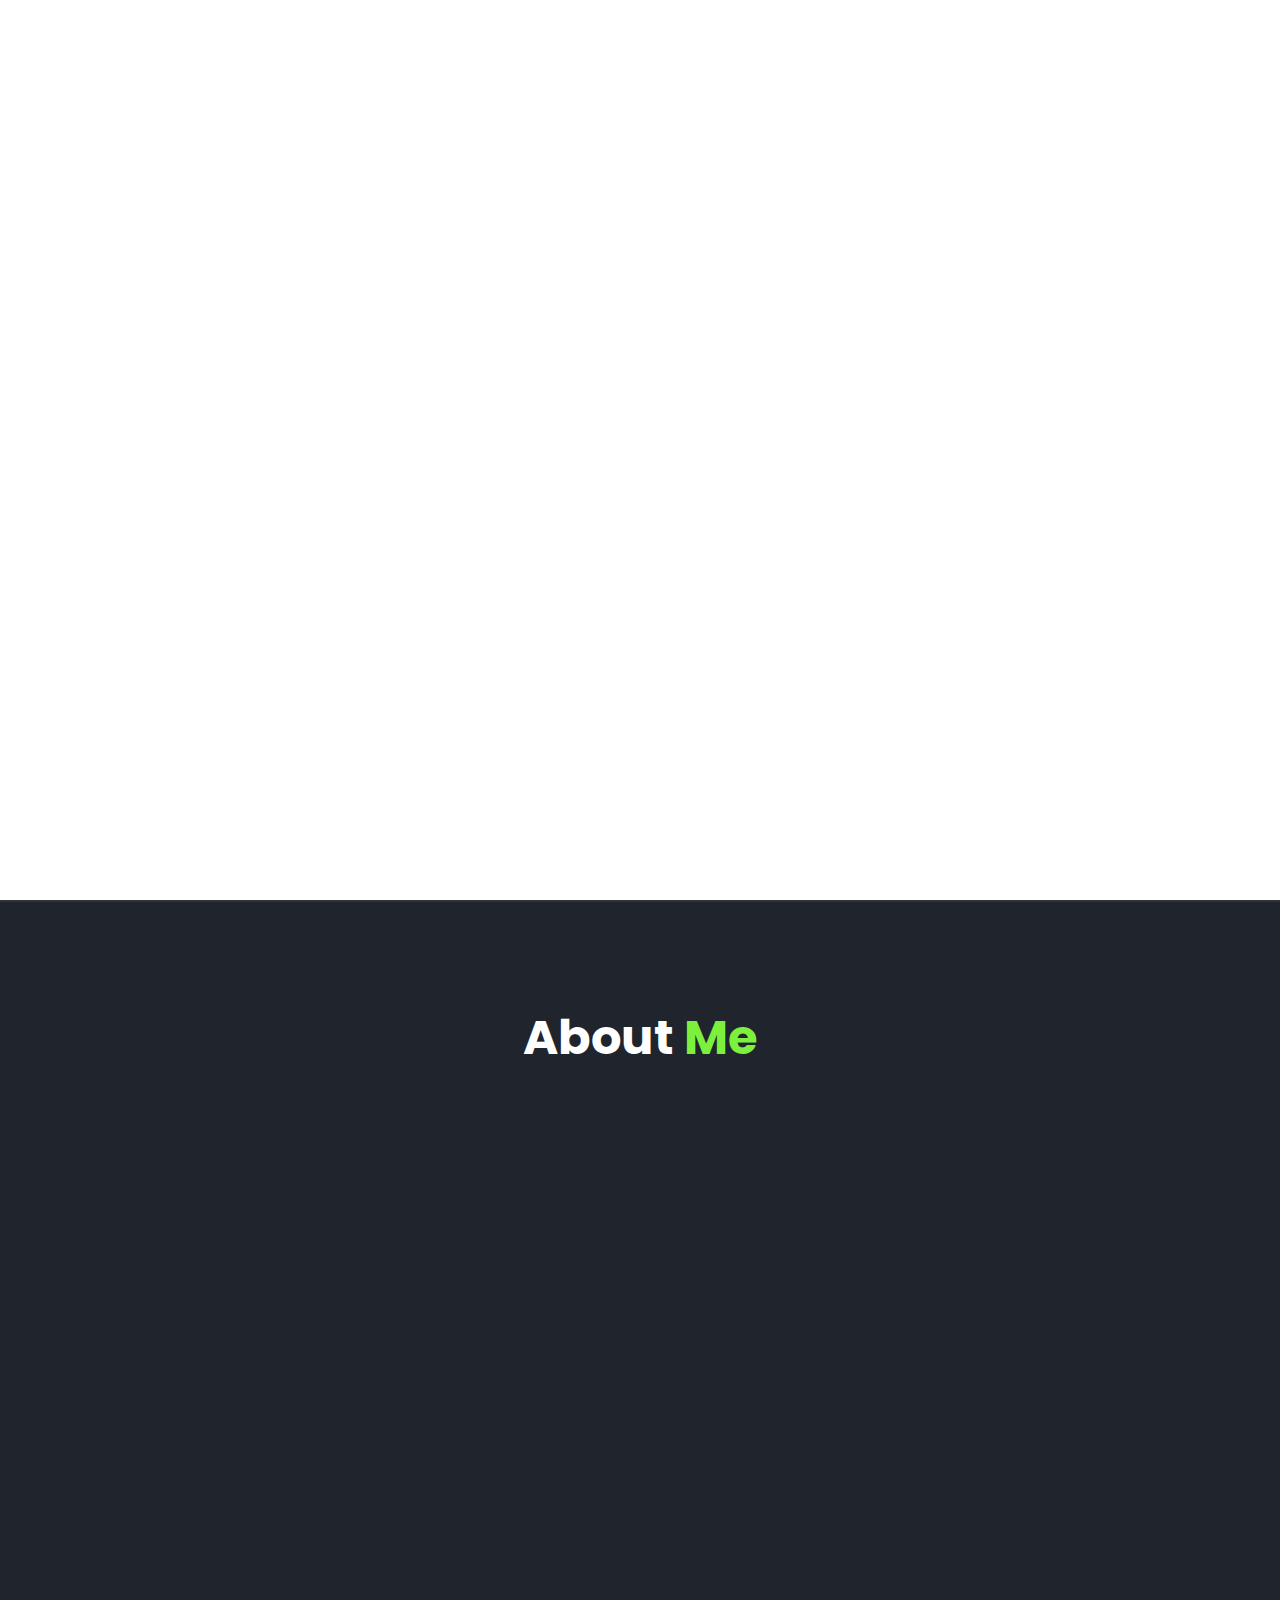
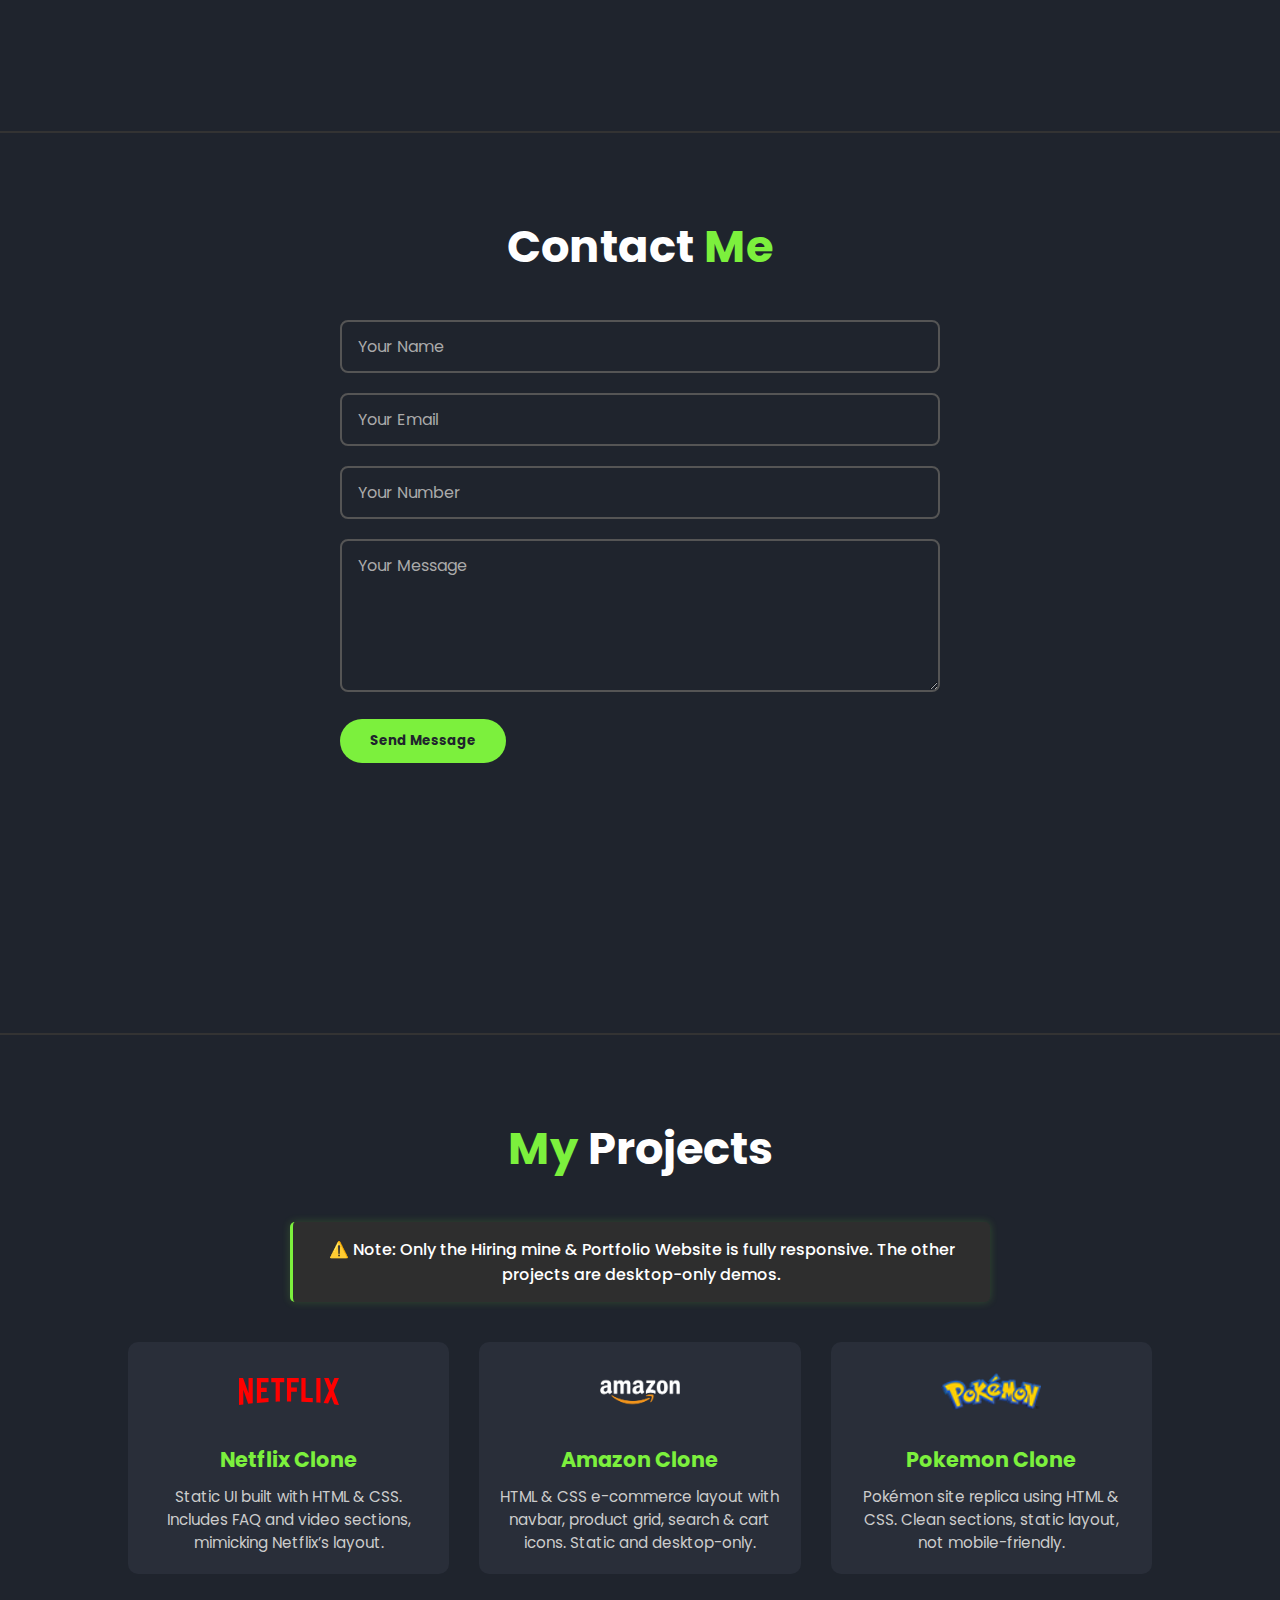
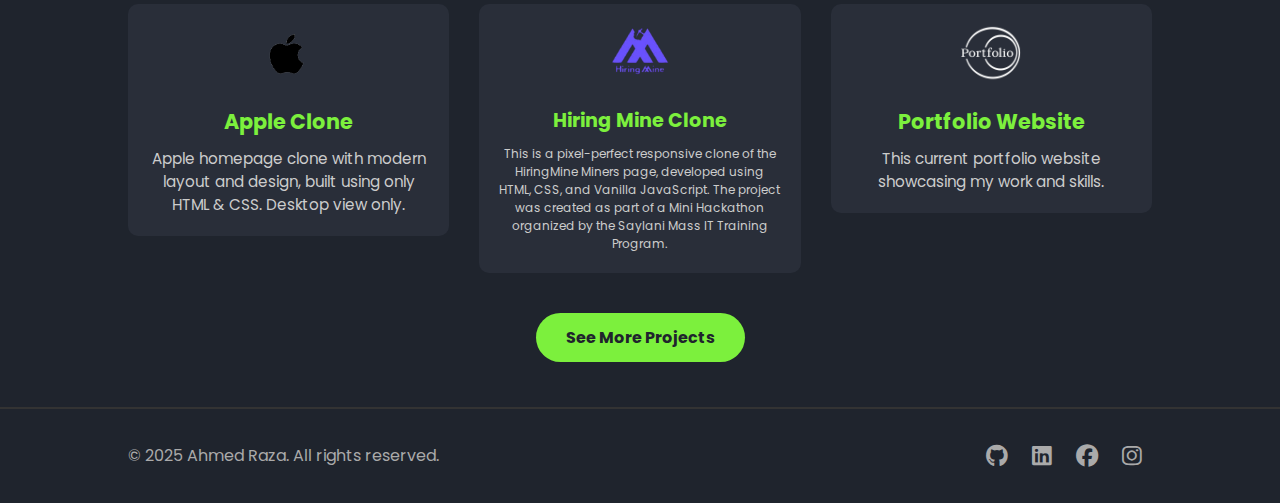
<file: index.html>
<!DOCTYPE html>
<html lang="en">

<head>
  <meta charset="UTF-8">
  <meta name="viewport" content="width=device-width, initial-scale=1.0">
  <title>Portfolio</title>
  <link rel="stylesheet" href="style.css">
  <link rel="stylesheet" href="https://cdnjs.cloudflare.com/ajax/libs/font-awesome/6.7.2/css/all.min.css">
  <link href='https://cdn.boxicons.com/fonts/basic/boxicons.min.css' rel='stylesheet'>
  <link rel="shortcut icon" href="./assets/images-removebg-preview.png" type="image/x-icon">
</head>

<body>

  <header>
    <nav class="navbar">
      <a href="#" class="logo">Portfolio.</a>
      <div class="hamburger" onclick="toggleMenu()">☰</div>
      <ul class="nav-pages" id="nav-pages">
        <li> <a href="#home" class="active1 nav-link">Home</a></li>
        <li> <a href="#about" class="active2 nav-link">About</a></li>
        <li> <a href="#contact" class="active3 nav-link">Contact</a></li>
        <li> <a href="#projects" class="active4 nav-link">Projects</a></li>
        <li> <a href="./assets/ahmed-cv.png" target="_blank" class="active5 nav-link">CV</a></li>
      </ul>
    </nav>
  </header>
  <div class="bars-animation">
    <div class="bars" style="--i:6;"></div>
    <div class="bars" style="--i:5;"></div>
    <div class="bars" style="--i:4;"></div>
    <div class="bars" style="--i:3;"></div>
    <div class="bars" style="--i:2;"></div>
    <div class="bars" style="--i:1;"></div>
  </div>
  <div class="main">
    <section id="home">
      <div class="home-info">
        <h1>Ahmed Raza</h1>
        <span style="--i:0;">Frontend Developer</span>
        <span style="--i:1;">Backend Developer</span>
        <p style="padding-top: 5%;">I am Ahmed Raza, a motivated and self-taught web developer currently pursuing my
          intermediate education in Commerce. I have hands-on experience with HTML and CSS, and I’m actively learning
          modern web development practices </p>
        <div class="btn-social">
          <a href="./assets/ahmed-cv.png" target="_blank" class="btn" download>Download CV</a>
          <div class="social">
            <a href="https://github.com/AhmedRaza186" target="_blank" id="icon1"><i class="fa-brands fa-github"></i></a>
            <a href="https://www.linkedin.com/in/ahmed-raza-14188b35b/" target="_blank" id="icon2"><i
                class="fa-brands fa-linkedin"></i></a>
            <a href="https://www.facebook.com/profile.php?id=100073794093657" target="_blank" id="icon3"><i
                class="fa-brands fa-facebook"></i></a>
            <a href="https://www.instagram.com/itx_me__ahmed/?next=%2F" target="_blank" id="icon4"><i
                class="fa-brands fa-instagram"></i></a>
          </div>
        </div>
      </div>
      <div class="home-img">
        <div class="img-box">
          <div class="img-item">
            <img src="./assets/ahmedphotoforCV-removebg-preview.png" alt="">
          </div>
        </div>
      </div>
    </section>
    <div class="line"></div>
    <section id="about">
      <div class="about-container">
        <h2 class="about-heading"><span style="color: white;">About</span> Me</h2>
        <div class="about-content">
          <div class="about-text">
            <p class="fade-in">
              I'm <strong>Ahmed Raza</strong>, a passionate self-taught developer currently pursuing my intermediate in
              Commerce.
              I love building modern web experiences using HTML, CSS, JavaScript, and I’m expanding my knowledge in
              backend as well.
            </p>

            <h3 class="fade-in">Education</h3>
            <ul class="timeline">
              <li class="fade-in delay-1">
                <strong>2022 - 2024:</strong> Matriculation – Science
              </li>
              <li class="fade-in delay-2">
                <strong>2024 - Present:</strong> Intermediate in Commerce (Ongoing)
              </li>
              <li class="fade-in delay-3">
                <strong>2025 – Present:</strong> Web & App Development Course – Saylani Mass IT Training Program
              </li>
            </ul>

            <h3 class="fade-in">Skills</h3>
            <div class="skills fade-in delay-3">
              <div class="skill">
                <span>HTML</span>
                <div class="skill-bar">
                  <div class="fill html"></div>
                </div>
              </div>
              <div class="skill">
                <span>CSS</span>
                <div class="skill-bar">
                  <div class="fill css"></div>
                </div>
              </div>
              <div class="skill">
                <span>Bootstrap</span>
                <div class="skill-bar">
                  <div class="fill Bootstrap"></div>
                </div>
              </div>
              <div class="skill">
                <span>Git & GitHub</span>
                <div class="skill-bar">
                  <div class="fill git"></div>
                </div>
              </div>
            </div>
          </div>
        </div>
      </div>
    </section>
    <div class="line"></div>
    <section id="contact">
      <div class="contact-container">
        <h2 class="section-heading"><span style="color: white;">Contact</span> Me</h2>
        <form class="contact-form">
          <div class="form-group">
            <input type="text" name="name" placeholder="Your Name" required>
          </div>
          <div class="form-group">
            <input type="email" name="email" placeholder="Your Email" required>
          </div>
          <div class="form-group">
            <input type="tel" name="number" placeholder="Your Number" required maxlength="11">
          </div>
          <div class="form-group">
            <textarea name="message" rows="5" placeholder="Your Message" required></textarea>
          </div>
          <button type="submit" class="btn2">Send Message</button>
        </form>
      </div>
    </section>
    <div class="line"></div>
    <section id="projects">
      <div class="projects-container">
        <h2 class="section-heading">My <span style="color: white;">Projects</span></h2>
        <div class="project-warning">
          ⚠️ Note: Only the Hiring mine & Portfolio Website is fully responsive. The other projects are desktop-only demos.
        </div>
        <div class="projects-grid">

          <a href="./netflix-clone/index.html" target="_blank">
            <div class="project-card">

              <img src="./netflix-clone/logo.svg" alt="Netflix Clone">
              <h3>Netflix Clone</h3>
              <p>Static UI built with HTML & CSS. Includes FAQ and video sections, mimicking Netflix’s layout.</p>
            </div>
          </a>
          <a href="./amazon-clone/index.html" target="_blank">
            <div class="project-card">
              <img src="./amazon-clone/amazon_logo.png" alt="Amazon Clone">
              <h3>Amazon Clone</h3>
              <p>HTML & CSS e-commerce layout with navbar, product grid, search & cart icons. Static and desktop-only.
              </p>
            </div>
          </a>
          <a href="./pokemon clone/index.html" target="_blank">
            <div class="project-card">
              <img src="./pokemon clone/assets/logo-pokemon-79x45.png" alt="Pokemon Clone">
              <h3>Pokemon Clone</h3>
              <p>Pokémon site replica using HTML & CSS. Clean sections, static layout, not mobile-friendly.</p>
            </div>
          </a>
          <a href="./apple-clone/index.html" target="_blank">
            <div class="project-card">
              <img src="./assets/apple-removebg-preview.png" alt="Apple Clone">
              <h3>Apple Clone</h3>
              <p>Apple homepage clone with modern layout and design, built using only HTML & CSS. Desktop view only.</p>
            </div>
          </a>
          <a href="./hiring-min-life/index.html" target="_blank">
            <div class="project-card">
              <img src="././hiring-min-life/assets/images-removebg-preview (1).png" alt="Animation Practice">
              <h3 style="font-size: 1.2rem;">Hiring Mine Clone</h3>
              <p style="font-size: 0.75rem;">This is a pixel-perfect responsive clone of the HiringMine Miners page,
                developed using HTML, CSS, and Vanilla JavaScript. The project was created as part of a Mini Hackathon
                organized by the Saylani Mass IT Training Program.
              </p>
            </div>
          </a>
          <a href="./index.html" target="_blank">
            <div class="project-card">
              <img src="./assets/portfolio.png" alt="Portfolio Website">
              <h3>Portfolio Website</h3>
              <p>This current portfolio website showcasing my work and skills.</p>
            </div>
          </a>
        </div>
        <div class="more-projects">
          <a href="https://github.com/AhmedRaza186" target="_blank" class="btn3">See More Projects</a>
        </div>
      </div>
  </div>
  </section>
  <footer class="footer">
    <div class="footer-container">
      <p>© 2025 Ahmed Raza. All rights reserved.</p>

      <div class="footer-social">
        <a href="https://github.com/AhmedRaza186" target="_blank"><i class="fa-brands fa-github"></i></a>
        <a href="https://www.linkedin.com/in/ahmed-raza-14188b35b/" target="_blank"><i
            class="fa-brands fa-linkedin"></i></a>
        <a href="https://www.facebook.com/profile.php?id=100073794093657" target="_blank"><i
            class="fa-brands fa-facebook"></i></a>
        <a href="https://www.instagram.com/itx_me__ahmed" target="_blank"><i class="fa-brands fa-instagram"></i></a>
      </div>
    </div>
  </footer>
  <script>
    function toggleMenu() {
      document.getElementById("nav-pages").classList.toggle("nav-active");
    }
    const sections = document.querySelectorAll("section");
    const navLinks = document.querySelectorAll(".nav-link");

    const observer = new IntersectionObserver(
      entries => {
        entries.forEach(entry => {
          const id = entry.target.getAttribute("id");
          const link = document.querySelector(`.nav-link[href="#${id}"]`);

          if (entry.isIntersecting) {
            // Highlight nav
            navLinks.forEach(link => link.classList.remove("active"));
            if (link) link.classList.add("active");

            entry.target.querySelectorAll(".fade-in").forEach(el => {
              el.classList.add("animate");
            });
          }
        });
      },
      {
        threshold: 0.5
      }
    );

    sections.forEach(section => {
      observer.observe(section);
    });
  </script>
</body>

</html>
</file>
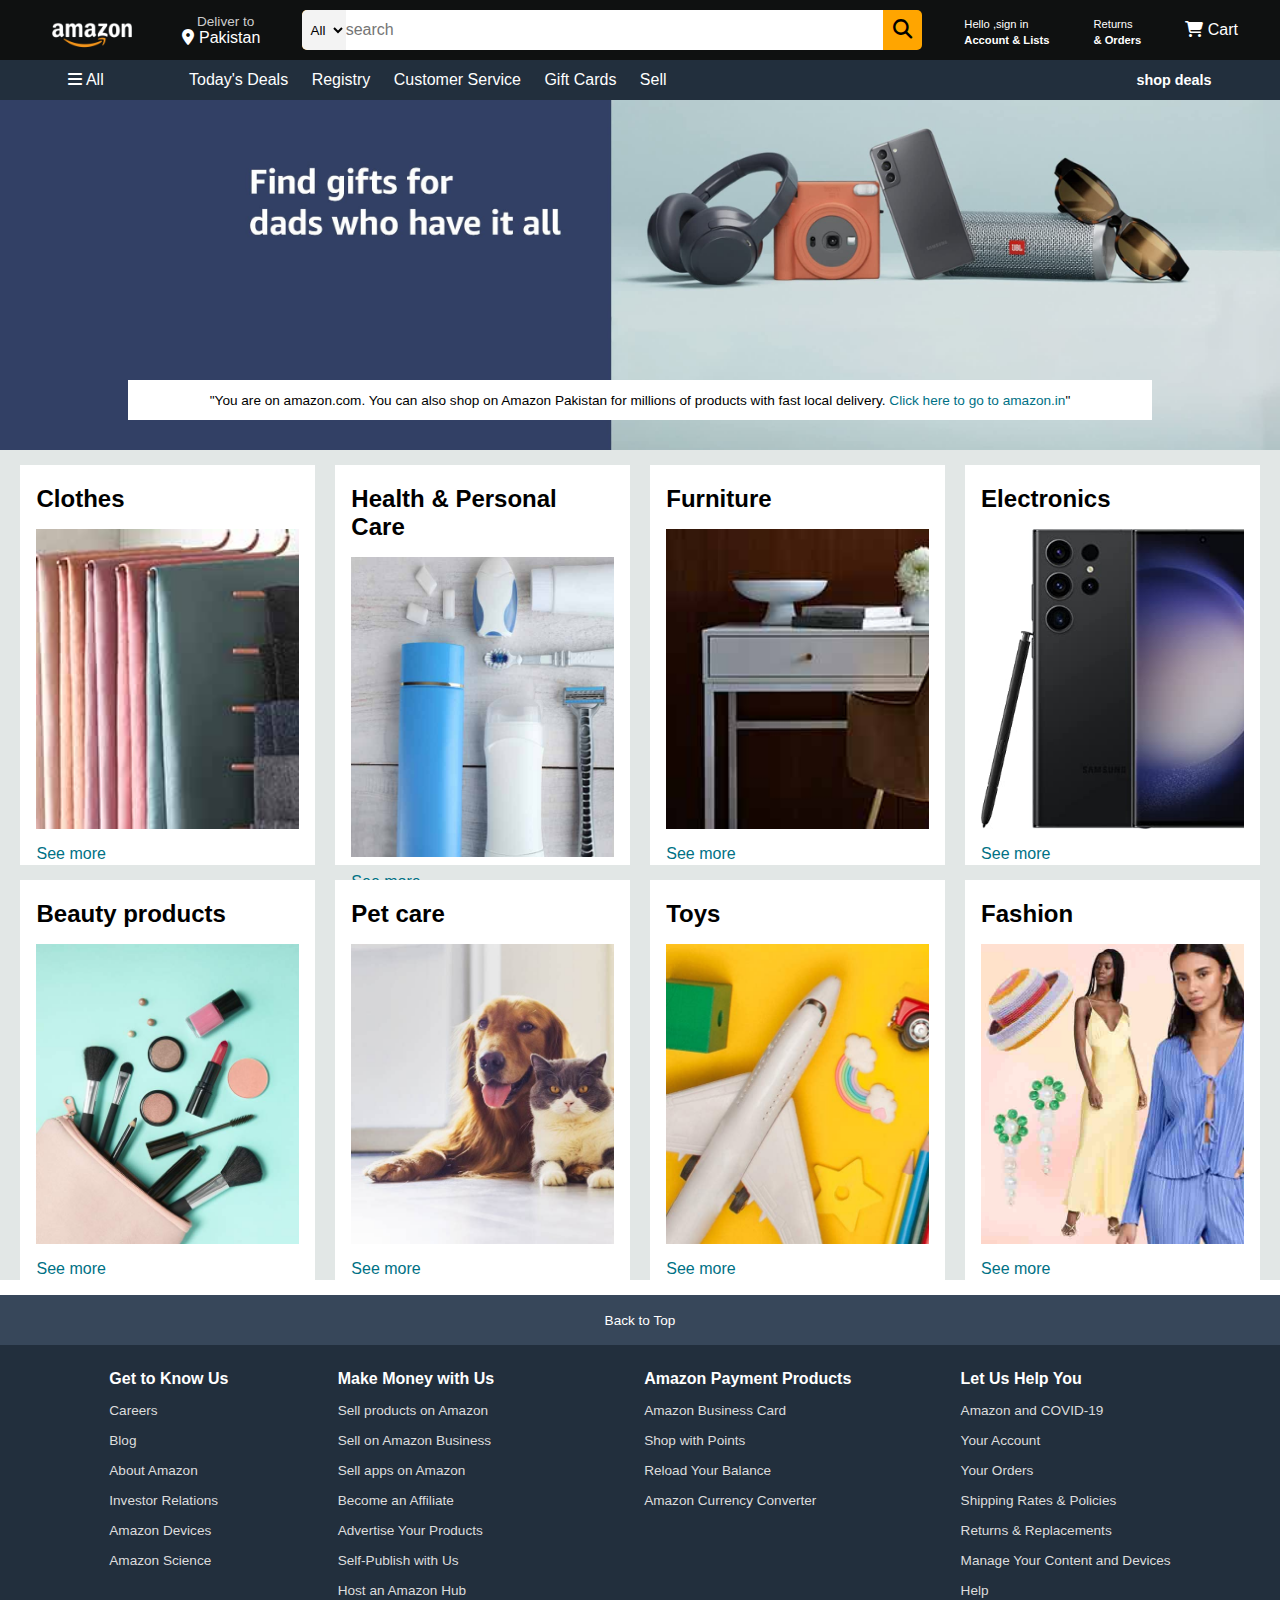
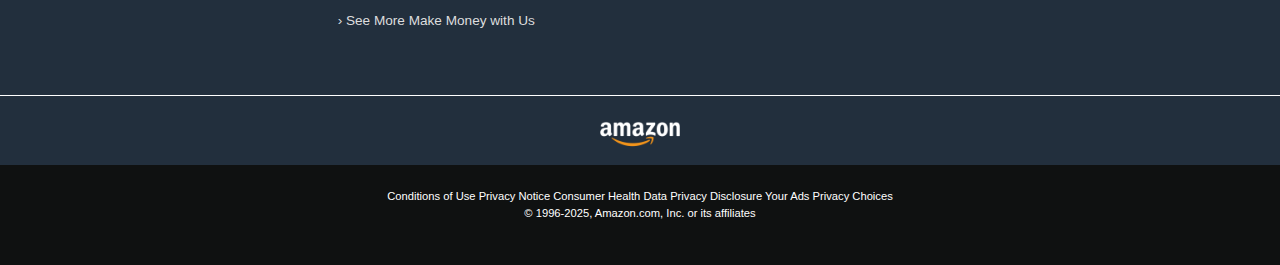
<file: amazon-clone/index.html>
<!DOCTYPE html>
<html lang="en">

<head>
    <meta charset="UTF-8">
    <meta name="viewport" content="width=device-width, initial-scale=1.0">
    <title>amazon</title>
    <link rel="stylesheet" href="https://cdnjs.cloudflare.com/ajax/libs/font-awesome/6.7.2/css/all.min.css"
        integrity="sha512-Evv84Mr4kqVGRNSgIGL/F/aIDqQb7xQ2vcrdIwxfjThSH8CSR7PBEakCr51Ck+w+/U6swU2Im1vVX0SVk9ABhg=="
        crossorigin="anonymous" referrerpolicy="no-referrer" />
    <link rel="stylesheet" href="style1.css">
    <link rel="shortcut icon" href="./amazon_logo.png" type="image/x-icon">
</head>

<body>
    <header>
        <div class="navbar">
            <!-- navbox1 -->
            <div class="nav-logo border">
                <div class="logo"></div>
            </div>
            <!-- navbox2 -->
            <div class="nav-addr border">
                <p class="addr-first">Deliver to </p>
                <div class="addr-icon">
                    <i class="fa-solid fa-location-dot"></i>
                    <p class="addr-second">Pakistan</p>
                </div>
            </div>
            <!-- navbox3 -->
            <div class="nav-search">
                <select class="search-select" name="" id="">
                    <option value="">All</option>
                </select>
                <input class="search-input" type="text" placeholder="search">
                <div class="search-icon">
                    <i class="fa-solid fa-magnifying-glass"></i>
                </div>
                <!-- box4 -->
            </div>
            <div class="nav-sign border">
                <p><span>Hello ,sign in</span></p>
                <p class="Account"><span>Account & Lists</span></p>
            </div>
            <!-- box5 -->
            <div class="nav-sign border">
                <p><span>Returns</span></p>
                <p class="Account"><span>& Orders</span></p>
            </div>
            <!-- box6 -->
            <div class="nav-icon border">
                <i class="fa-solid fa-cart-shopping"></i>
                Cart
            </div>
        </div>
        <!-- nav end -->
        <!-- panel start -->
        <div class="panel">
            <div class="panel-all border">
                <i class="fa-solid fa-bars"></i>
                All
            </div>
            <div class="panel-opts">
                <p class="border">Today's Deals</p>
                <p class="border">Registry</p>
                <p class="border">Customer Service</p>
                <p class="border">Gift Cards</p>
                <p class="border">Sell</p>
            </div>
            <div class="deals border">
                shop deals
            </div>
        </div>
    </header>
    <div class="main">
        <div class="main-msg">
            <p>"You are on amazon.com. You can also shop on Amazon Pakistan for millions of products with fast local
                delivery. <a href="">Click here to go to amazon.in</a>"</p>
        </div>
    </div>
    <div class="shop">
        <div class="box1 box">
            <div class="box-content">
                <h2>Clothes</h2>
                <div class="boximg" style="background-image: url('box1_image.jpg');"></div>
                <p>See more</p>
            </div>
        </div>
        <div class="box2 box">
            <div class="box-content">
                <h2>Health & Personal Care</h2>
                <div class="boximg" style="background-image: url('box2_image.jpg');"></div>
                <p>See more</p>
            </div>
        </div>
        <div class="box3 box">
            <div class="box-content">
                <h2>Furniture</h2>
                <div class="boximg" style="background-image: url('box3_image.jpg');"></div>
                <p>See more</p>
            </div>
        </div>
        <div class="box4 box">
            <div class="box-content">
                <h2>Electronics</h2>
                <div class="boximg" style="background-image: url('box4_image.jpg');"></div>
                <p>See more</p>
            </div>
        </div>
        <div class="box1 box">
            <div class="box-content">
                <h2>Beauty products</h2>
                <div class="boximg" style="background-image: url('box5_image.jpg');"></div>
                <p>See more</p>
            </div>
        </div>
        <div class="box2 box">
            <div class="box-content">
                <h2>Pet care</h2>
                <div class="boximg" style="background-image: url('box6_image.jpg');"></div>
                <p>See more</p>
            </div>
        </div>
        <div class="box3 box">
            <div class="box-content">
                <h2>Toys</h2>
                <div class="boximg" style="background-image: url('box7_image.jpg');"></div>
                <p>See more</p>
            </div>
        </div>
        <div class="box4 box">
            <div class="box-content">
                <h2>Fashion</h2>
                <div class="boximg" style="background-image: url('box8_image.jpg');"></div>
                <p>See more</p>
            </div>
        </div>
    </div>
    <footer>
        <div class="foot-box1">
            <button onclick="window.scrollTo({top: 0, behavior: 'smooth'})">Back to Top</button>
            
        </div>
        <div class="foot-box2">
            
            <ul>
                <p>Get to Know Us </p>
                <a href="">Careers</a>
                <a href="">Blog</a>
                <a href="">About Amazon</a>
                <a href="">Investor Relations</a>
                <a href="">Amazon Devices</a>
                <a href="">Amazon Science</a>
            </ul>
               
            <ul>
                <p>Make Money with Us </p>
                <a href="">Sell products on Amazon</a>
                <a href="">Sell on Amazon Business</a>
                <a href="">Sell apps on Amazon</a>
                <a href="">Become an Affiliate</a>
                <a href="">Advertise Your Products</a>
                <a href="">Self-Publish with Us</a>
                <a href="">Host an Amazon Hub</a>
                <a href="">› See More Make Money with Us</a>
            </ul>   
            <ul>
                <p>Amazon Payment Products </p>
                <a href="">Amazon Business Card</a>
                <a href="">Shop with Points</a>
                <a href="">Reload Your Balance</a>
                <a href="">Amazon Currency Converter</a>
               
            </ul>   
            <ul>
                <p>Let Us Help You </p>
                <a href="">Amazon and COVID-19</a>
                <a href="">Your Account</a>
                <a href="">Your Orders</a>
                <a href="">Shipping Rates & Policies</a>
                <a href="">Returns & Replacements</a>
                <a href="">Manage Your Content and Devices</a>
                <a href="">Help</a>
            </ul>

        </div>
        <div class="foot-box3">
            <div class="logo"></div>
        </div>
        <div class="foot-box4">
            <div class="privacy">
                <a href="https://www.amazon.com/gp/help/customer/display.html?nodeId=508088&ref_=footer_cou">Conditions of Use</a>
                <a href="https://www.amazon.com/gp/help/customer/display.html?nodeId=468496&ref_=footer_privacy">Privacy Notice</a>
                <a href="https://www.amazon.com/gp/help/customer/display.html?ie=UTF8&nodeId=TnACMrGVghHocjL8KB&ref_=footer_consumer_health_data_privacy">Consumer Health Data Privacy Disclosure</a>
                <a href="https://www.amazon.com/privacyprefs?ref_=footer_iba">Your Ads Privacy Choices</a>
            </div>
            <div class="copyright">© 1996-2025, Amazon.com, Inc. or its affiliates</div>
        </div>
    </footer>
    
</body>

</html>
</file>
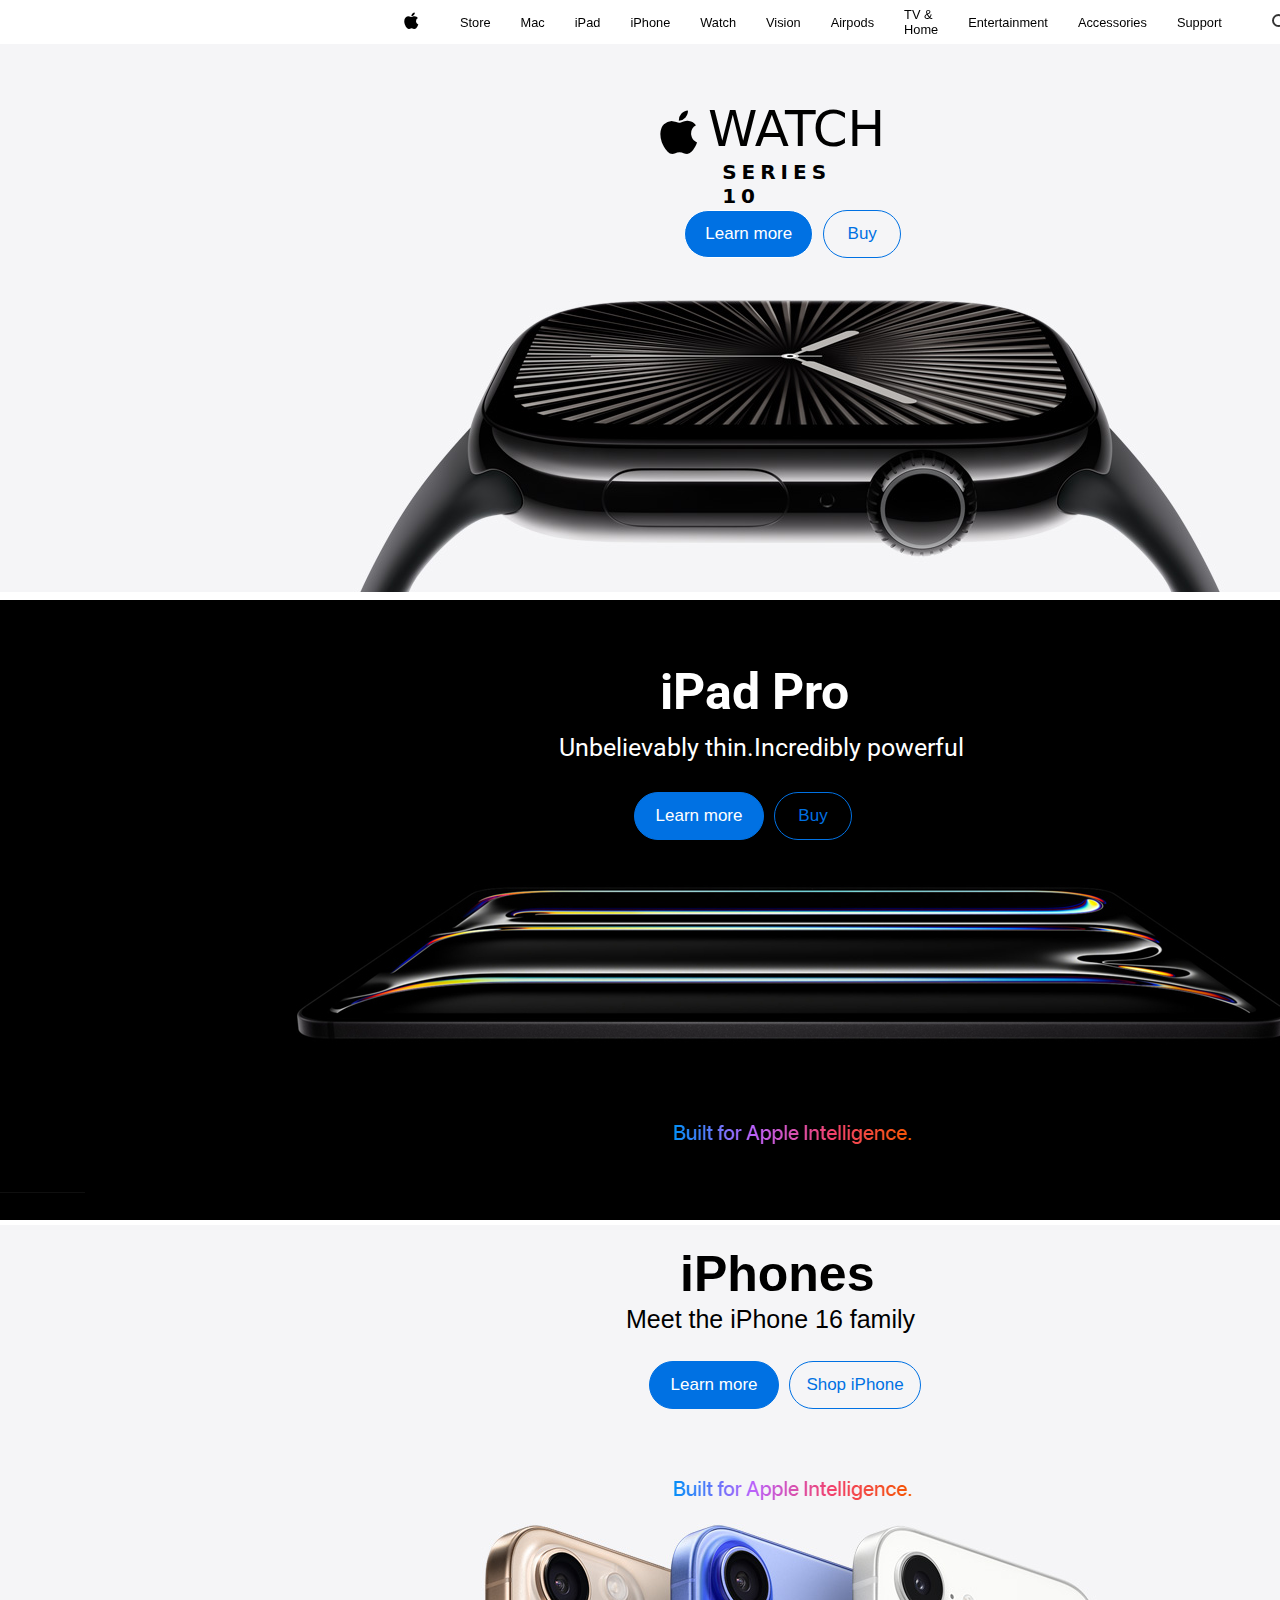
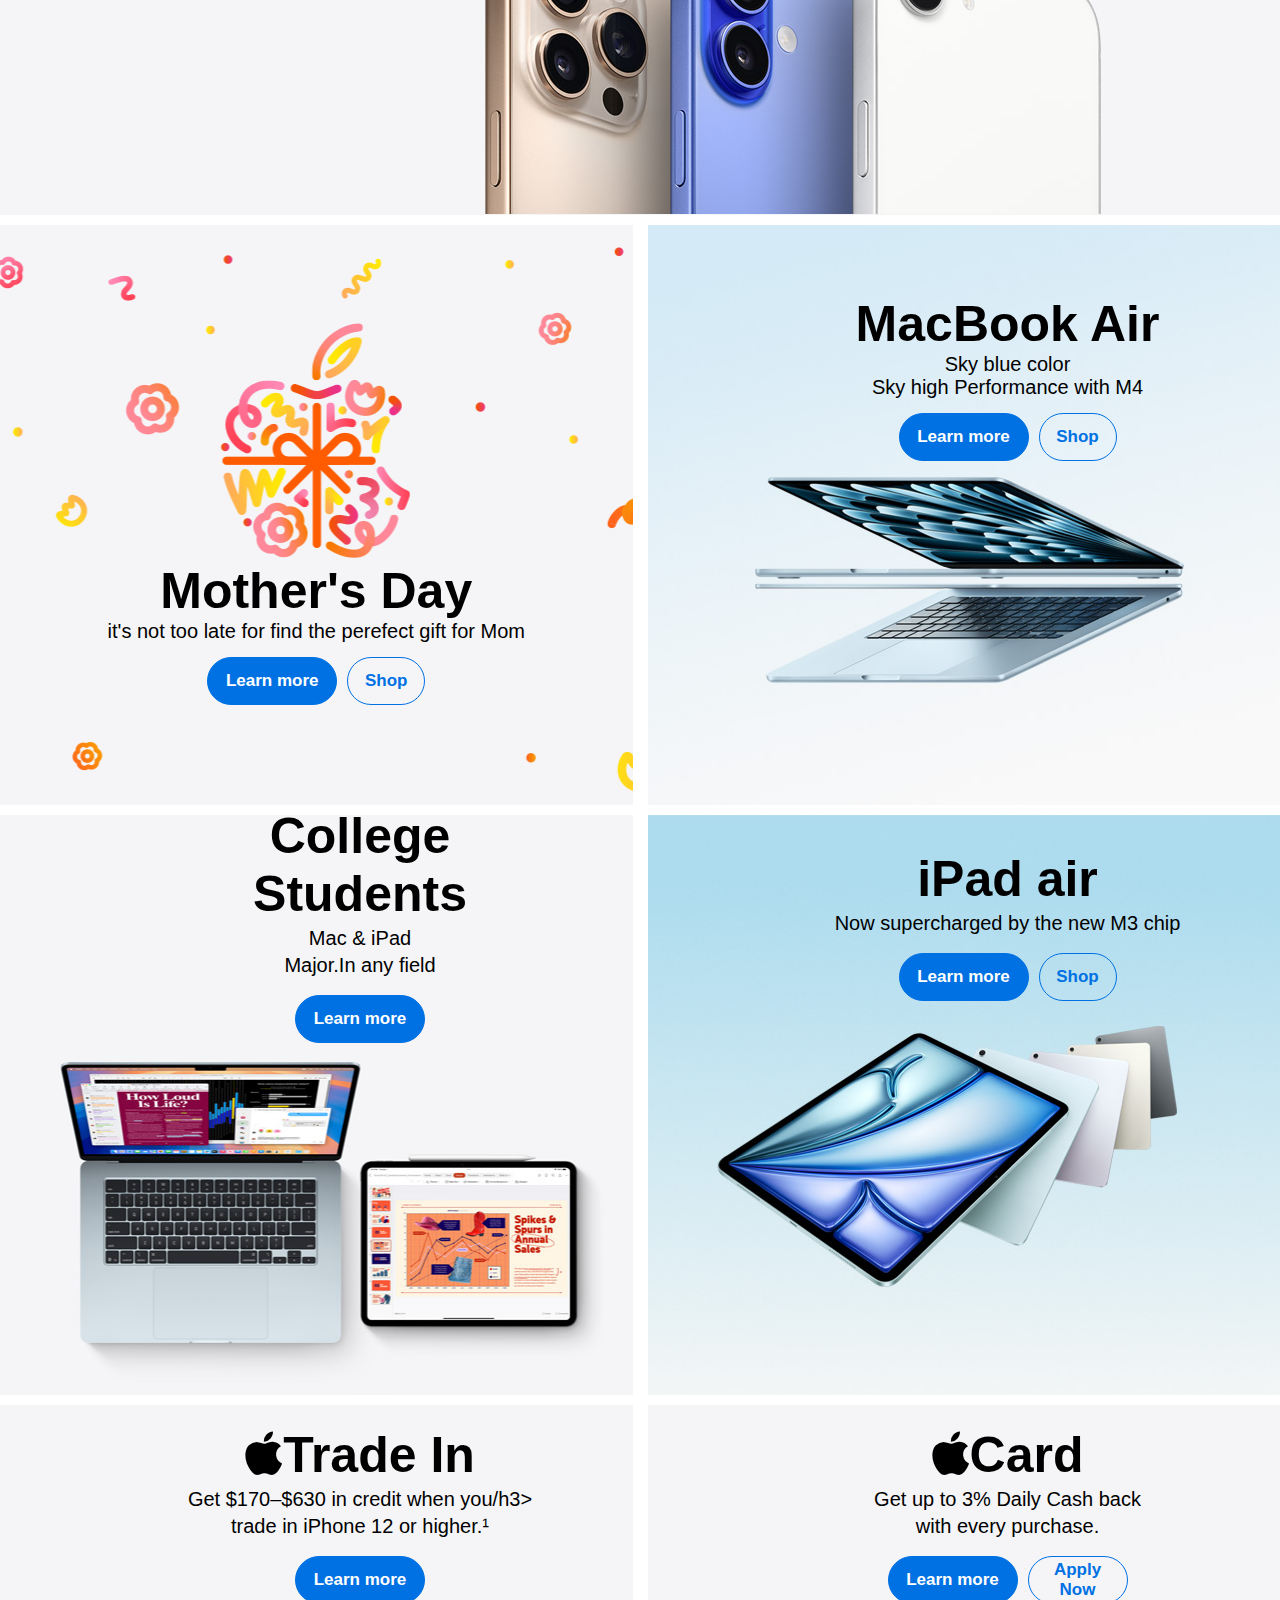
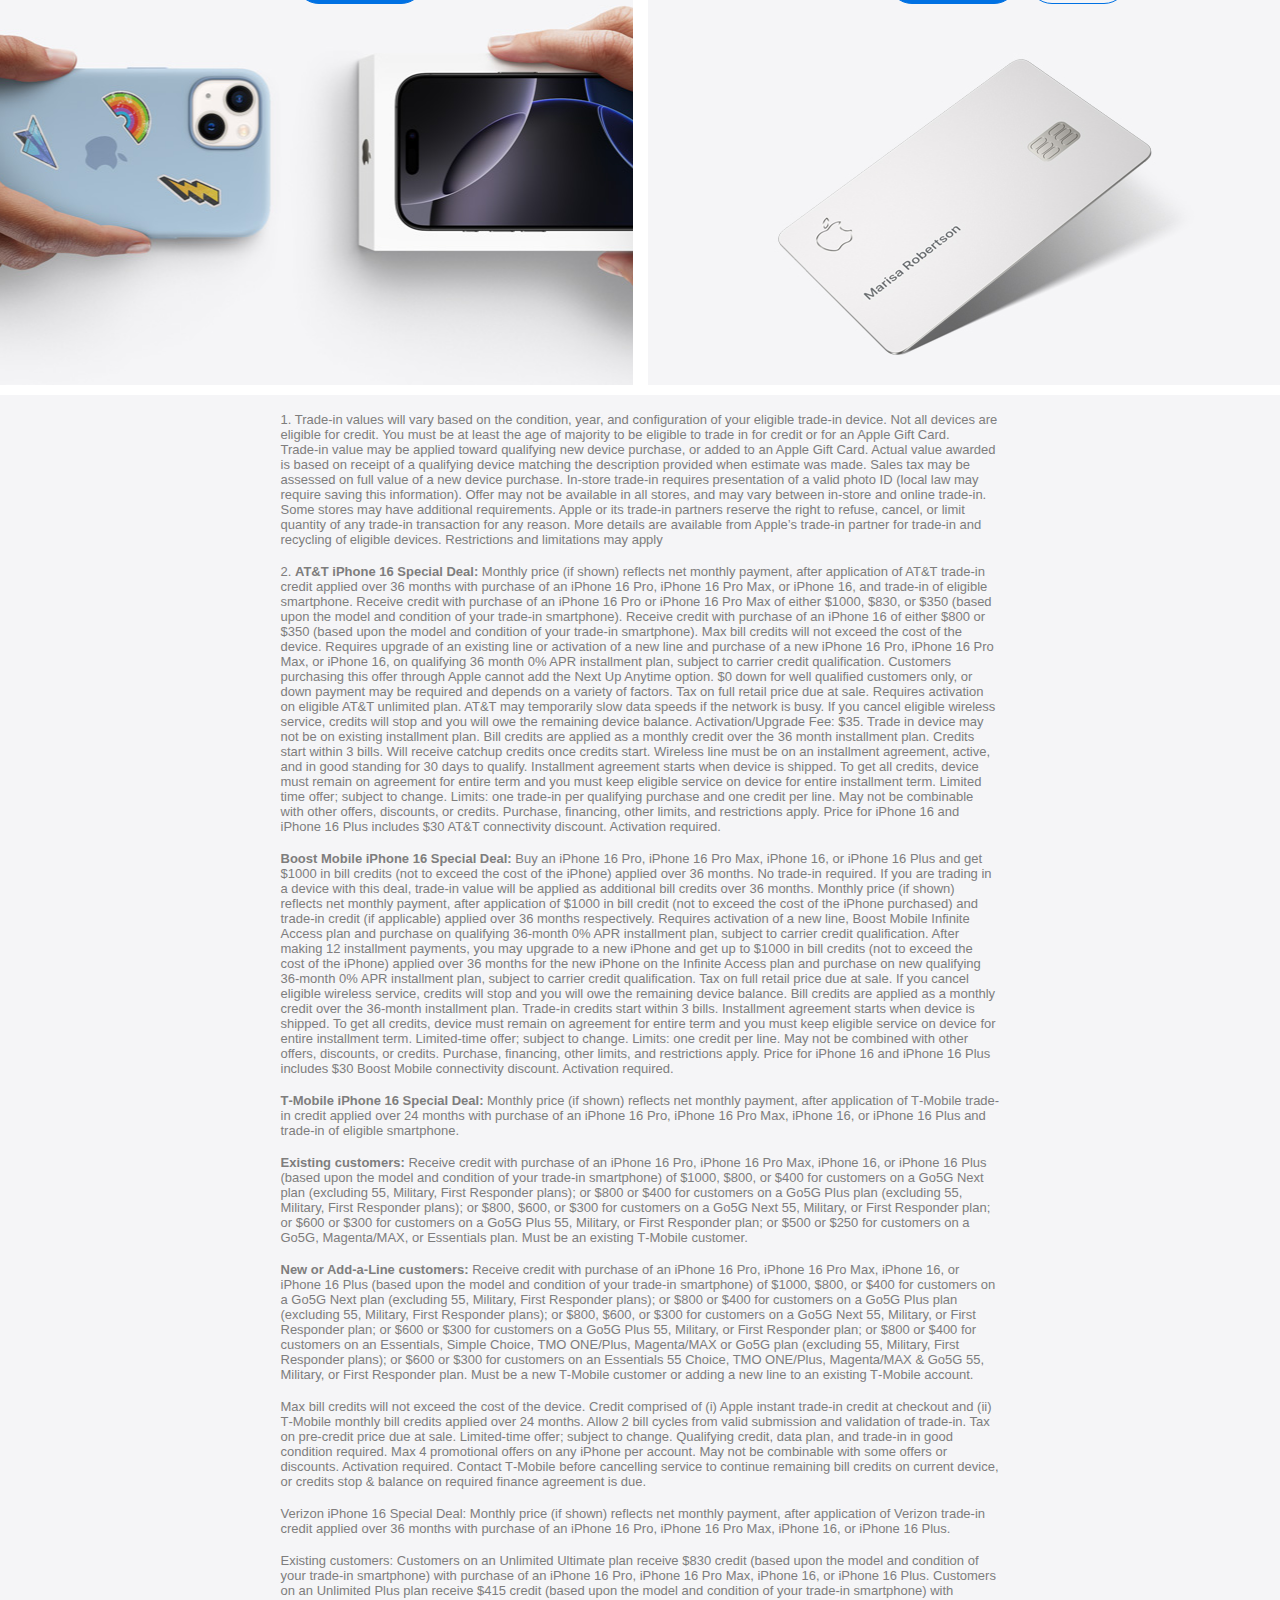
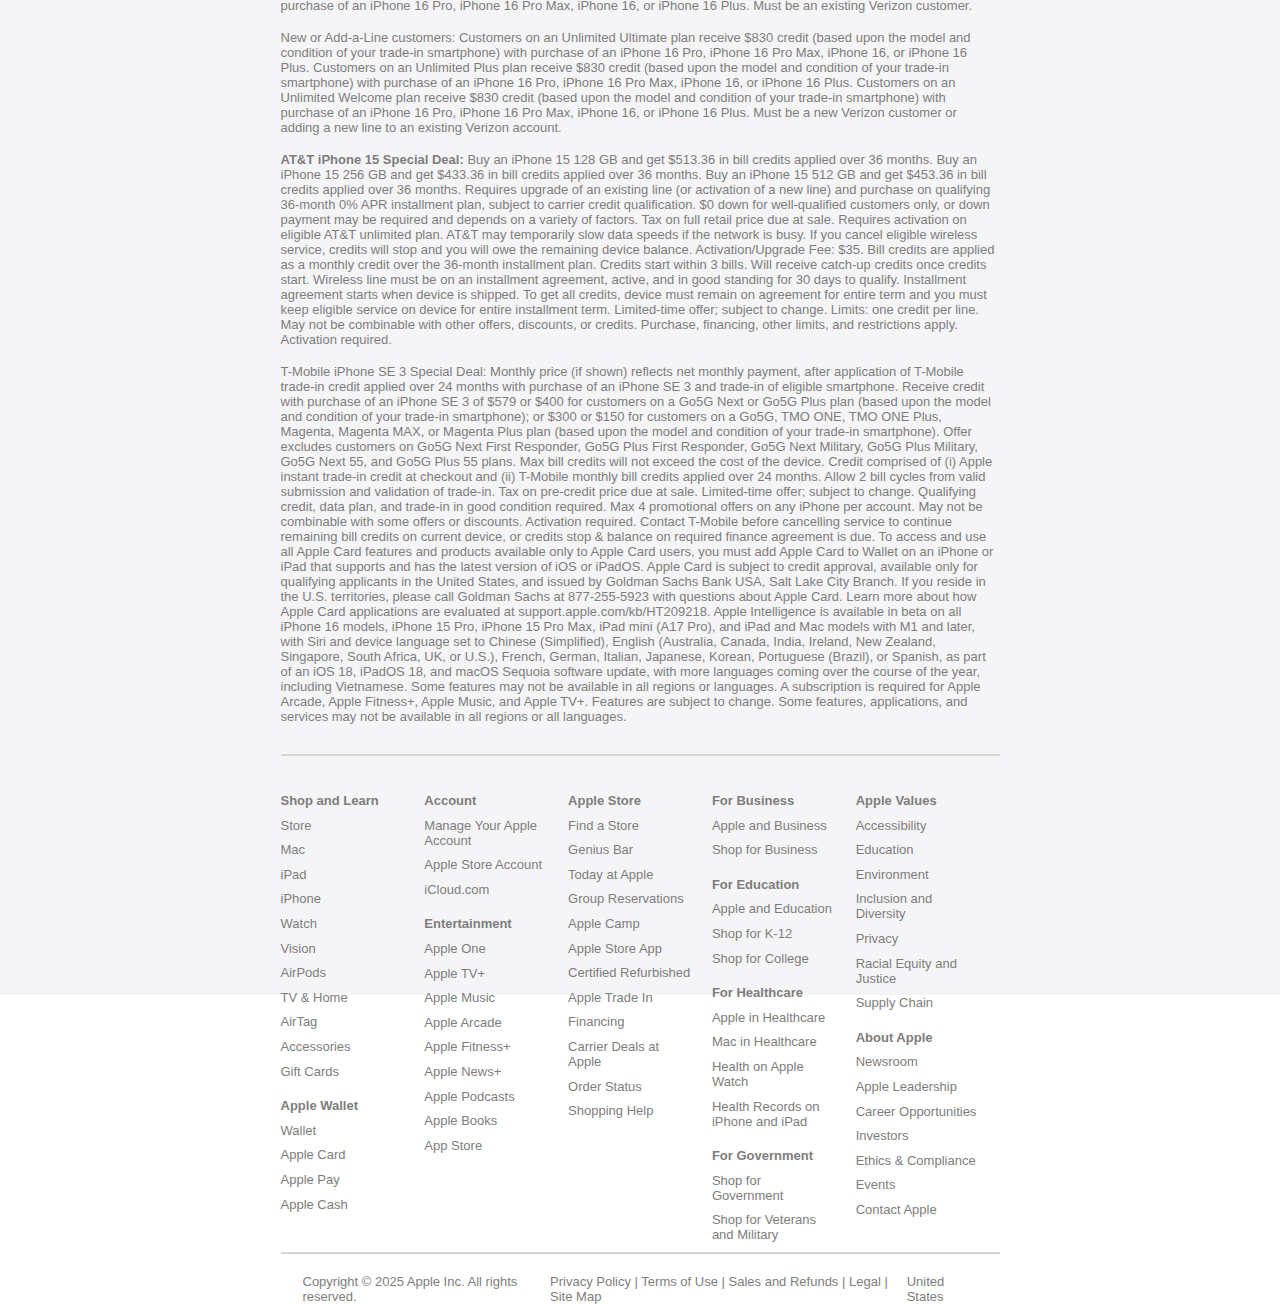
<file: apple-clone/index.html>
<!DOCTYPE html>
<html lang="en">

<head>
    <meta charset="UTF-8">
    <meta name="viewport" content="width=device-width, initial-scale=1.0">
    <title>Apple</title>
    <link rel="stylesheet" href="https://cdnjs.cloudflare.com/ajax/libs/font-awesome/6.7.2/css/all.min.css"
        integrity="sha512-Evv84Mr4kqVGRNSgIGL/F/aIDqQb7xQ2vcrdIwxfjThSH8CSR7PBEakCr51Ck+w+/U6swU2Im1vVX0SVk9ABhg=="
        crossorigin="anonymous" referrerpolicy="no-referrer" />
    <link rel="stylesheet" href="apple.css">
    <link rel="preconnect" href="https://fonts.googleapis.com">
    <link rel="preconnect" href="https://fonts.gstatic.com" crossorigin>
    <link href="https://fonts.googleapis.com/css2?family=Roboto+Mono:wght@602&display=swap" rel="stylesheet">
    <link href="https://fonts.googleapis.com/css2?family=Roboto:ital,wght@0,100..900;1,100..900&display=swap"
        rel="stylesheet">
</head>

<body>
    <header>
        <div class="nav">
            <div class="apple">
                <i class="fa-brands fa-apple"></i>
            </div>
            <div class="store S">
                <a href="#">Store</a>
            </div>
            <div class="store Mac">
               <a href="">Mac</a> 
            </div>

            <div class="store Mac">
                <a href="">iPad</a>
            </div>

            <div class="store Mac">
                <a href="">iPhone</a>
            </div>

            <div class="store Mac">
               <a href="">Watch</a> 
            </div>

            <div class="store Mac">
                <a href="">Vision</a>
            </div>

            <div class="store Mac">
                <a href="">Airpods</a>
            </div>

            <div class="store Mac">
               <a href="">TV & Home</a> 
            </div>

            <div class="store Mac">
               <a href="">Entertainment</a> 
            </div>

            <div class="store Mac">
                <a href="">Accessories</a>
            </div>

            <div class="store Mac">
                <a href="">Support</a>
            </div>
            <div class="store search">
                <i class="fa-solid fa-magnifying-glass"></i>
            </div>
            <div class="store bag">
                <i class="fa-solid fa-bag-shopping"></i>
            </div>
        </div>
        <!-- <div class="megamenu">
            <div class="storeclone">
                Store
            </div> -->

        <!-- </div> -->
    </header>
    <section></section>
    <div class="hero">
        <div class="watchsection">
            <div class="watchtext">
                <i class="fa-brands fa-apple "> </i>
                <a href="">Watch</a>
                <a class="series" href="">SERIES 10</a>
                <button class="more">Learn more</button>
                <button class="more buy">Buy</button>
            </div>

        </div>
        <div class="watch">
        </div>
    </div>
    </section>
    <section>
        <div class="hero2">
            <div class="watchsection ipadsection">
                <div class="watchtext ipadtext">
                    <a href="">iPad Pro</a>
                    <a class="series ipadseries" href="">Unbelievably thin.Incredibly powerful</a>
                </div>
                <button class="ipadmore">Learn more</button>
                <button class="ipadmore buy ipadbuy">Buy</button>

            </div>
            <div class="watch ipad">
            </div>
        </div>
    </section>
    <section>
        <div class="hero3">
            <div class="watchsection iphonesection ipadsection">
                <div class="watchtext iphonetext ipadtext">
                    <a href="">iPhones</a>
                </div>
                <div class="series iphoneseries ipadseries">
                    <a href="">Meet the iPhone 16 family</a>
                </div>
                <button class="ipadmore iphonemore">Learn more</button>
                <button class="ipadmore iphonebuy ipadbuy">Shop iPhone</button>

            </div>
            <div class="watch iphone ipad">
            </div>
        </div>
    </section>
    <section>
        <div class="hero4">
            <div class="img  img1">
                <!-- <div class="img txt img1txt">
                </div> -->
                <h1 class="img1txt" >Mother's Day</h1>
                <h3 class="img1txt" >it's not too late for find the perefect gift for Mom</h3>
                <div class="btns">

                    <div class="imgmore">Learn more</div>
                    <div class="imgbuy">
                        Shop
                    </div>
                </div>
            </div>
            
            <div class="img  img2">
                <div class="img2txt">
                    
                    <h1 >MacBook Air</h1>
                    <h3 >Sky blue color</h3>
                    <h3 >Sky high Performance with M4</h3>
                    <div class="btns">       
                        <div class="imgmore more2">Learn more</div>
                        <div class="imgbuy buy2">Shop</div>
                    </div>
                </div>
            </div>
        </div>
    </section>
    <section>
        <div class="hero5">

            <div class="img  img2 img3">
                <div class="img2txt img3txt">
                    
                    <h1 >College Students</h1>
                    <h3 >Mac & iPad</h3>
                    <h3 >Major.In any field</h3>
                    <div class="btns">       
                        <div class="imgmore more2" >Learn more</div>
                    </div>
                </div>
            </div>
            
            <div class="img  img2 img4">
                <div class="img4txt img2txt">
                    
                    <h1 >iPad air</h1>
                    <h3 >Now supercharged by the new M3 chip</h3>
                    <div class="btns">       
                        <div class="imgmore more2">Learn more</div>
                        <div class="imgbuy buy2">Shop</div>
                    </div>
                </div>
            </div>
        </div>
    </section>
    <section>
        <div class="hero6">

            <div class="img  img2 img5">
                <div class="img2txt img3txt">
                    
                    <h1 ><i class="fa-brands fa-apple "></i>Trade In</h1>
                    <h3 >Get $170–$630 in credit when you/h3>
                    <h3 >trade in iPhone 12 or higher.¹</h3>
                    <div class="btns">       
                        <div class="imgmore more2" >Learn more</div>
                    </div>
                </div>
            </div>
            
            <div class="img  img2 img6">
                <div class="img4txt img2txt">
                    
                    <h1><i class="fa-brands fa-apple "></i>Card</h1>
                    <h3 >Get up to 3% Daily Cash back</h3>
                    <h3> with every purchase.</h3>
                    <div class="btns">       
                        <div class="imgmore more2">Learn more</div>
                        <div class="imgbuy buy2" style="font-family: Arial, Helvetica, sans-serif; width: 100px; padding:0 10px;">Apply Now</div>
                    </div>
                </div>
            </div>
        </div>
    </section>
    <footer>
        <p class="one">1. Trade‑in values will vary based on the condition, year, and configuration of your eligible
            trade‑in device. Not all devices are eligible for credit. You must be at least the age of majority to be
            eligible to
            trade in for credit or for an Apple Gift Card. Trade‑in value may be applied toward qualifying new device
            purchase, or added to an Apple Gift Card. Actual value awarded is based on receipt of a qualifying device
            matching the description provided when estimate was made. Sales tax may be assessed on full value of a new
            device purchase. In‑store trade‑in requires presentation of a valid photo ID (local law may require saving
            this information). Offer may not be available in all stores, and may vary between in‑store and online
            trade‑in. Some stores may have additional requirements. Apple or its trade‑in partners reserve the right to
            refuse, cancel, or limit quantity of any trade‑in transaction for any reason. More details are available
            from Apple’s trade-in partner for trade‑in and recycling of eligible devices. Restrictions and limitations
            may apply</p>
        <p class="two">2. <strong> AT&T iPhone 16 Special Deal:</strong> Monthly price (if shown) reflects net monthly
            payment, after
            application of AT&T trade-in credit applied over 36 months with purchase of an iPhone 16 Pro, iPhone 16 Pro
            Max, or iPhone 16, and trade-in of eligible smartphone. Receive credit with purchase of an iPhone 16 Pro or
            iPhone 16 Pro Max of either $1000, $830, or $350 (based upon the model and condition of your trade-in
            smartphone). Receive credit with purchase of an iPhone 16 of either $800 or $350 (based upon the model and
            condition of your trade-in smartphone). Max bill credits will not exceed the cost of the device. Requires
            upgrade of an existing line or activation of a new line and purchase of a new iPhone 16 Pro, iPhone 16 Pro
            Max, or iPhone 16, on qualifying 36 month 0% APR installment plan, subject to carrier credit qualification.
            Customers purchasing this offer through Apple cannot add the Next Up Anytime option. $0 down for well
            qualified customers only, or down payment may be required and depends on a variety of factors. Tax on full
            retail price due at sale. Requires activation on eligible AT&T unlimited plan. AT&T may temporarily slow
            data speeds if the network is busy. If you cancel eligible wireless service, credits will stop and you will
            owe the remaining device balance. Activation/Upgrade Fee: $35. Trade in device may not be on existing
            installment plan. Bill credits are applied as a monthly credit over the 36 month installment plan. Credits
            start within 3 bills. Will receive catchup credits once credits start. Wireless line must be on an
            installment agreement, active, and in good standing for 30 days to qualify. Installment agreement starts
            when device is shipped. To get all credits, device must remain on agreement for entire term and you must
            keep eligible service on device for entire installment term. Limited time offer; subject to change. Limits:
            one trade-in per qualifying purchase and one credit per line. May not be combinable with other offers,
            discounts, or credits. Purchase, financing, other limits, and restrictions apply. Price for iPhone 16 and
            iPhone 16 Plus includes $30 AT&T connectivity discount. Activation required.</p>
        <p class="two"><strong>Boost Mobile iPhone 16 Special Deal: </strong>Buy an iPhone 16 Pro, iPhone 16 Pro Max,
            iPhone 16, or
            iPhone 16 Plus and get $1000 in bill credits (not to exceed the cost of the iPhone) applied over 36 months.
            No trade-in required. If you are trading in a device with this deal, trade-in value will be applied as
            additional bill credits over 36 months. Monthly price (if shown) reflects net monthly payment, after
            application of $1000 in bill credit (not to exceed the cost of the iPhone purchased) and trade-in credit (if
            applicable) applied over 36 months respectively. Requires activation of a new line, Boost Mobile Infinite
            Access plan and purchase on qualifying 36-month 0% APR installment plan, subject to carrier credit
            qualification. After making 12 installment payments, you may upgrade to a new iPhone and get up to $1000 in
            bill credits (not to exceed the cost of the iPhone) applied over 36 months for the new iPhone on the
            Infinite Access plan and purchase on new qualifying 36-month 0% APR installment plan, subject to carrier
            credit qualification. Tax on full retail price due at sale. If you cancel eligible wireless service, credits
            will stop and you will owe the remaining device balance. Bill credits are applied as a monthly credit over
            the 36-month installment plan. Trade-in credits start within 3 bills. Installment agreement starts when
            device is shipped. To get all credits, device must remain on agreement for entire term and you must keep
            eligible service on device for entire installment term. Limited-time offer; subject to change. Limits: one
            credit per line. May not be combined with other offers, discounts, or credits. Purchase, financing, other
            limits, and restrictions apply. Price for iPhone 16 and iPhone 16 Plus includes $30 Boost Mobile
            connectivity discount. Activation required.</p>
        <p class="two"><strong>T‑Mobile iPhone 16 Special Deal:</strong> Monthly price (if shown) reflects net monthly
            payment, after
            application of T‑Mobile trade-in credit applied over 24 months with purchase of an iPhone 16 Pro, iPhone 16
            Pro Max, iPhone 16, or iPhone 16 Plus and trade-in of eligible smartphone.</p>
        <p class="two"><strong>Existing customers:</strong> Receive credit with purchase of an iPhone 16 Pro, iPhone 16
            Pro Max, iPhone
            16, or iPhone 16 Plus (based upon the model and condition of your trade-in smartphone) of $1000, $800, or
            $400 for customers on a Go5G Next plan (excluding 55, Military, First Responder plans); or $800 or $400 for
            customers on a Go5G Plus plan (excluding 55, Military, First Responder plans); or $800, $600, or $300 for
            customers on a Go5G Next 55, Military, or First Responder plan; or $600 or $300 for customers on a Go5G Plus
            55, Military, or First Responder plan; or $500 or $250 for customers on a Go5G, Magenta/MAX, or Essentials
            plan. Must be an existing T‑Mobile customer.</p>
        <p class="two"><strong>New or Add-a-Line customers:</strong> Receive credit with purchase of an iPhone 16 Pro,
            iPhone 16 Pro Max,
            iPhone 16, or iPhone 16 Plus (based upon the model and condition of your trade-in smartphone) of $1000,
            $800, or $400 for customers on a Go5G Next plan (excluding 55, Military, First Responder plans); or $800 or
            $400 for customers on a Go5G Plus plan (excluding 55, Military, First Responder plans); or $800, $600, or
            $300 for customers on a Go5G Next 55, Military, or First Responder plan; or $600 or $300 for customers on a
            Go5G Plus 55, Military, or First Responder plan; or $800 or $400 for customers on an Essentials, Simple
            Choice, TMO ONE/Plus, Magenta/MAX or Go5G plan (excluding 55, Military, First Responder plans); or $600 or
            $300 for customers on an Essentials 55 Choice, TMO ONE/Plus, Magenta/MAX & Go5G 55, Military, or First
            Responder plan. Must be a new T‑Mobile customer or adding a new line to an existing T‑Mobile account.</p>
        <p class="two">Max bill credits will not exceed the cost of the device. Credit comprised of (i) Apple instant
            trade-in credit at checkout and (ii) T‑Mobile monthly bill credits applied over 24 months. Allow 2 bill
            cycles from valid submission and validation of trade-in. Tax on pre-credit price due at sale. Limited-time
            offer; subject to change. Qualifying credit, data plan, and trade-in in good condition required. Max 4
            promotional offers on any iPhone per account. May not be combinable with some offers or discounts.
            Activation required. Contact T‑Mobile before cancelling service to continue remaining bill credits on
            current device, or credits stop & balance on required finance agreement is due.</p>
        <p class="two">Verizon iPhone 16 Special Deal: Monthly price (if shown) reflects net monthly payment, after
            application of Verizon trade-in credit applied over 36 months with purchase of an iPhone 16 Pro, iPhone 16
            Pro Max, iPhone 16, or iPhone 16 Plus.</p>
        <p class="two">Existing customers: Customers on an Unlimited Ultimate plan receive $830 credit (based upon the
            model and condition of your trade-in smartphone) with purchase of an iPhone 16 Pro, iPhone 16 Pro Max,
            iPhone 16, or iPhone 16 Plus. Customers on an Unlimited Plus plan receive $415 credit (based upon the model
            and condition of your trade-in smartphone) with purchase of an iPhone 16 Pro, iPhone 16 Pro Max, iPhone 16,
            or iPhone 16 Plus. Must be an existing Verizon customer.
        </p>
        <p class="two">New or Add-a-Line customers: Customers on an Unlimited Ultimate plan receive $830 credit (based
            upon the model and condition of your trade-in smartphone) with purchase of an iPhone 16 Pro, iPhone 16 Pro
            Max, iPhone 16, or iPhone 16 Plus. Customers on an Unlimited Plus plan receive $830 credit (based upon the
            model and condition of your trade-in smartphone) with purchase of an iPhone 16 Pro, iPhone 16 Pro Max,
            iPhone 16, or iPhone 16 Plus. Customers on an Unlimited Welcome plan receive $830 credit (based upon the
            model and condition of your trade-in smartphone) with purchase of an iPhone 16 Pro, iPhone 16 Pro Max,
            iPhone 16, or iPhone 16 Plus. Must be a new Verizon customer or adding a new line to an existing Verizon
            account.</p>
        <p class="two"><strong>AT&T iPhone 15 Special Deal:</strong> Buy an iPhone 15 128 GB and get $513.36 in bill
            credits applied over
            36 months. Buy an iPhone 15 256 GB and get $433.36 in bill credits applied over 36 months. Buy an iPhone 15
            512 GB and get $453.36 in bill credits applied over 36 months. Requires upgrade of an existing line (or
            activation of a new line) and purchase on qualifying 36-month 0% APR installment plan, subject to carrier
            credit qualification. $0 down for well-qualified customers only, or down payment may be required and depends
            on a variety of factors. Tax on full retail price due at sale. Requires activation on eligible AT&T
            unlimited plan. AT&T may temporarily slow data speeds if the network is busy. If you cancel eligible
            wireless service, credits will stop and you will owe the remaining device balance. Activation/Upgrade Fee:
            $35. Bill credits are applied as a monthly credit over the 36-month installment plan. Credits start within 3
            bills. Will receive catch-up credits once credits start. Wireless line must be on an installment agreement,
            active, and in good standing for 30 days to qualify. Installment agreement starts when device is shipped. To
            get all credits, device must remain on agreement for entire term and you must keep eligible service on
            device for entire installment term. Limited-time offer; subject to change. Limits: one credit per line. May
            not be combinable with other offers, discounts, or credits. Purchase, financing, other limits, and
            restrictions apply. Activation required.</p>
        <p class="two">T-Mobile iPhone SE 3 Special Deal: Monthly price (if shown) reflects net monthly payment, after
            application of T-Mobile trade-in credit applied over 24 months with purchase of an iPhone SE 3 and trade-in
            of eligible smartphone. Receive credit with purchase of an iPhone SE 3 of $579 or $400 for customers on a
            Go5G Next or Go5G Plus plan (based upon the model and condition of your trade-in smartphone); or $300 or
            $150 for customers on a Go5G, TMO ONE, TMO ONE Plus, Magenta, Magenta MAX, or Magenta Plus plan (based upon
            the model and condition of your trade-in smartphone). Offer excludes customers on Go5G Next First Responder,
            Go5G Plus First Responder, Go5G Next Military, Go5G Plus Military, Go5G Next 55, and Go5G Plus 55 plans. Max
            bill credits will not exceed the cost of the device. Credit comprised of (i) Apple instant trade-in credit
            at checkout and (ii) T-Mobile monthly bill credits applied over 24 months. Allow 2 bill cycles from valid
            submission and validation of trade-in. Tax on pre-credit price due at sale. Limited-time offer; subject to
            change. Qualifying credit, data plan, and trade-in in good condition required. Max 4 promotional offers on
            any iPhone per account. May not be combinable with some offers or discounts. Activation required. Contact
            T-Mobile before cancelling service to continue remaining bill credits on current device, or credits stop &
            balance on required finance agreement is due.

            To access and use all Apple Card features and products available only to Apple Card users, you must add
            Apple Card to Wallet on an iPhone or iPad that supports and has the latest version of iOS or iPadOS. Apple
            Card is subject to credit approval, available only for qualifying applicants in the United States, and
            issued by Goldman Sachs Bank USA, Salt Lake City Branch.
            If you reside in the U.S. territories, please call Goldman Sachs at 877-255-5923 with questions about Apple
            Card.
            Learn more about how Apple Card applications are evaluated at support.apple.com/kb/HT209218.
            Apple Intelligence is available in beta on all iPhone 16 models, iPhone 15 Pro, iPhone 15 Pro Max, iPad mini
            (A17 Pro), and iPad and Mac models with M1 and later, with Siri and device language set to Chinese
            (Simplified), English (Australia, Canada, India, Ireland, New Zealand, Singapore, South Africa, UK, or
            U.S.), French, German, Italian, Japanese, Korean, Portuguese (Brazil), or Spanish, as part of an iOS 18,
            iPadOS 18, and macOS Sequoia software update, with more languages coming over the course of the year,
            including Vietnamese. Some features may not be available in all regions or languages.
            A subscription is required for Apple Arcade, Apple Fitness+, Apple Music, and Apple TV+.
            Features are subject to change. Some features, applications, and services may not be available in all
            regions or all languages.</p>
        <div class="links two">
            <div class="section1">
                <li><b>Shop and Learn</b></li>
                <li>Store</li>
                <li>Mac</li>
                <li>iPad</li>
                <li>iPhone</li>
                <li>Watch</li>
                <li>Vision</li>
                <li>AirPods</li>
                <li>TV & Home</li>
                <li>AirTag</li>
                <li>Accessories</li>
                <li>Gift Cards</li>

                <li style="margin-top: 10px;"><b>Apple Wallet</b></li>
                <li>Wallet</li>
                <li>Apple Card</li>
                <li>Apple Pay</li>
                <li>Apple Cash</li>
            </div>
            <div class="section2">
                <li><b>Account</b></li>
                <li>Manage Your Apple Account</li>
                <li>Apple Store Account</li>
                <li>iCloud.com</li>
                <li style="margin-top: 10px;"><b>Entertainment</b></li>
                <li>Apple One</li>
                <li>Apple TV+</li>
                <li>Apple Music</li>
                <li>Apple Arcade</li>
                <li>Apple Fitness+</li>
                <li>Apple News+</li>
                <li>Apple Podcasts</li>
                <li>Apple Books</li>
                <li>App Store</li>

            </div>
            <div class="section3">
                <li><b>Apple Store</b></li>
                <li>Find a Store</li>
                <li>Genius Bar</li>
                <li>Today at Apple</li>
                <li>Group Reservations</li>
                <li>Apple Camp</li>
                <li>Apple Store App</li>
                <li>Certified Refurbished</li>
                <li>Apple Trade In</li>
                <li>Financing</li>
                <li>Carrier Deals at Apple</li>
                <li>Order Status</li>
                <li>Shopping Help</li>
            </div>
            <div class="section4">
                <li><b>For Business</b></li>
                <li>Apple and Business</li>
                <li>Shop for Business</li>
                <li style="margin-top: 10px;"><b>For Education</b></li>
                <li>Apple and Education</li>
                <li>Shop for K-12</li>
                <li>Shop for College</li>
                <li style="margin-top: 10px;"><b>For Healthcare</b></li>
                <li>Apple in Healthcare</li>
                <li>Mac in Healthcare</li>
                <li>Health on Apple Watch</li>
                <li>Health Records on iPhone and iPad</li>
                <li style="margin-top: 10px;"><b>For Government</b></li>
                <li>Shop for Government</li>
                <li>Shop for Veterans and Military</li>
            </div>
            <div class="section5">
                <li><b>Apple Values</b></li>
                <li>Accessibility</li>
                <li>Education</li>
                <li>Environment</li>
                <li>Inclusion and Diversity</li>
                <li>Privacy</li>
                <li>Racial Equity and Justice</li>
                <li>Supply Chain</li>
                <li style="margin-top: 10px;"><b>About Apple</b></li>
                <li>Newsroom</li>
                <li>Apple Leadership</li>
                <li>Career Opportunities</li>
                <li>Investors</li>
                <li>Ethics & Compliance</li>
                <li>Events</li>
                <li>Contact Apple</li>
            </div>

        </div>
        <div class="end">
            <p>Copyright © 2025 Apple Inc. All rights reserved.</p>
            <p style="font-weight: 500; cursor: pointer;"><span>Privacy Policy </span><span>| Terms of Use </span><span>| Sales and Refunds </span><span>| Legal </span><span>| Site Map</span></p>
            <p>United States</p>
        </div>
    </footer>
</body>

</html>
</file>
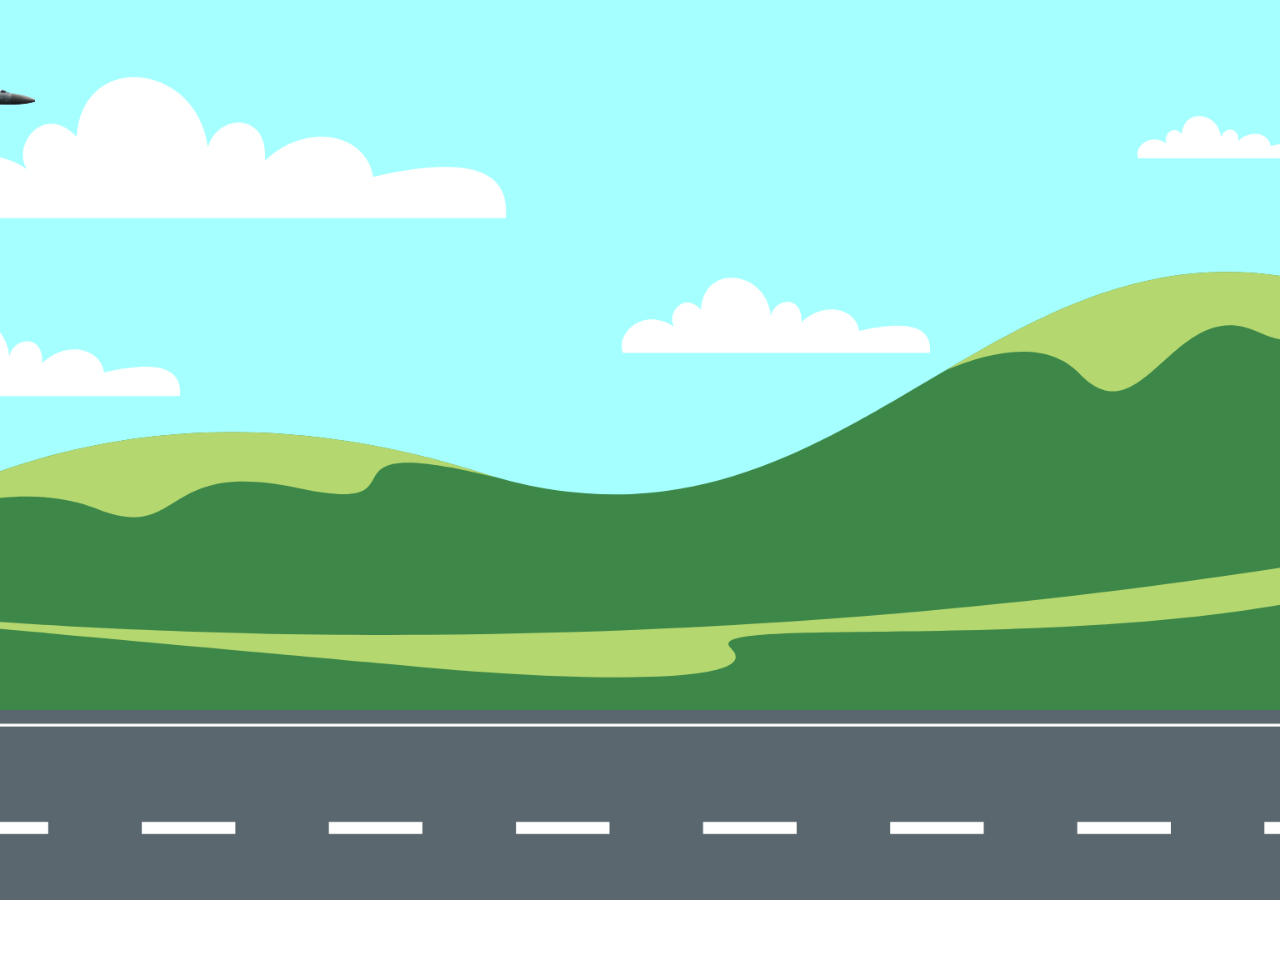
<file: fantatsic tea/index.html>
<!DOCTYPE html>
<html lang="en">

<head>
    <meta charset="UTF-8">
    <meta name="viewport" content="width=device-width, initial-scale=1.0">
    <title>Document</title>
    <link rel="stylesheet" href="tea.css">
</head>

<body>
    <div class="jet"> 
    </div>
    <div class="chaiwala">

    </div>
    <div class="awam ">

    </div>
 <div class="dishoom"></div>
 <div class="foji"></div>
 <div class="sad"></div>
 <div class="fojitea"></div>
 <div class="tea"></div>
  <div class="fantastic">Tea is fantastic</div>
</body>

</html>
</file>
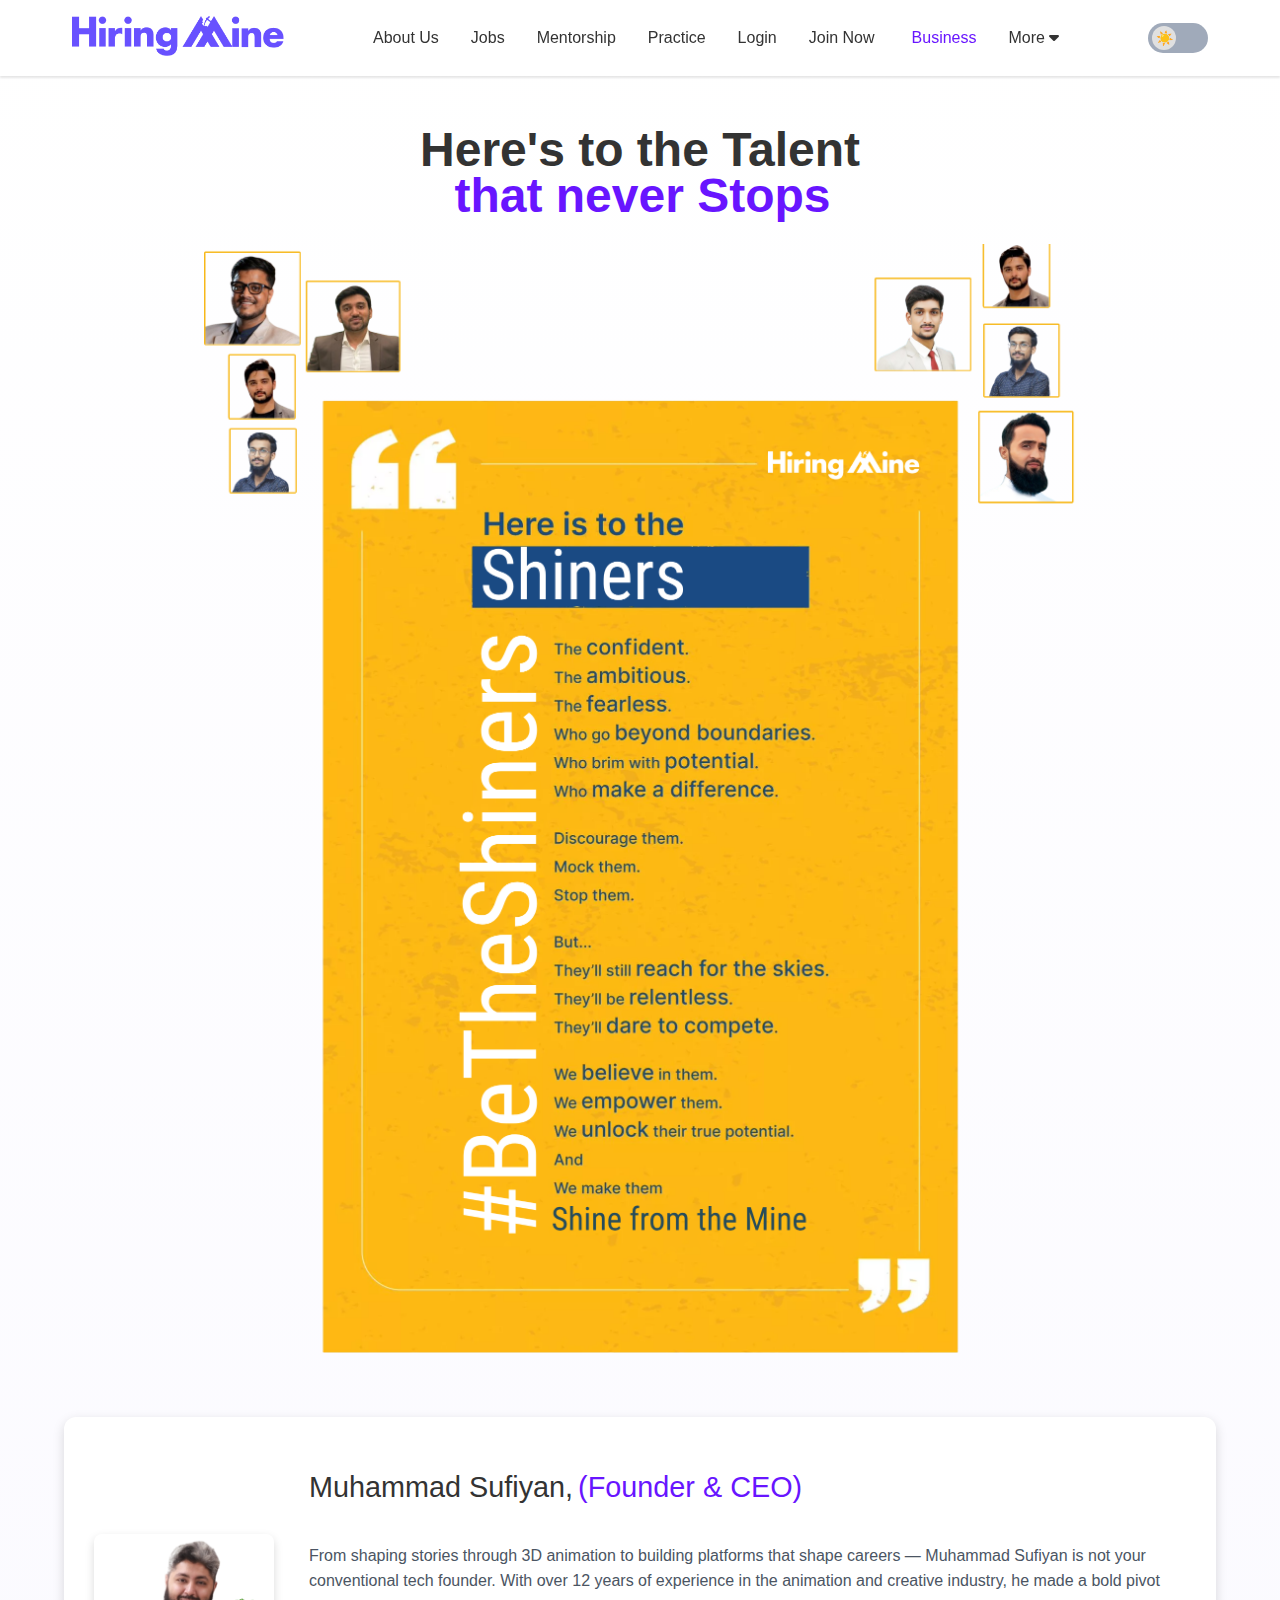
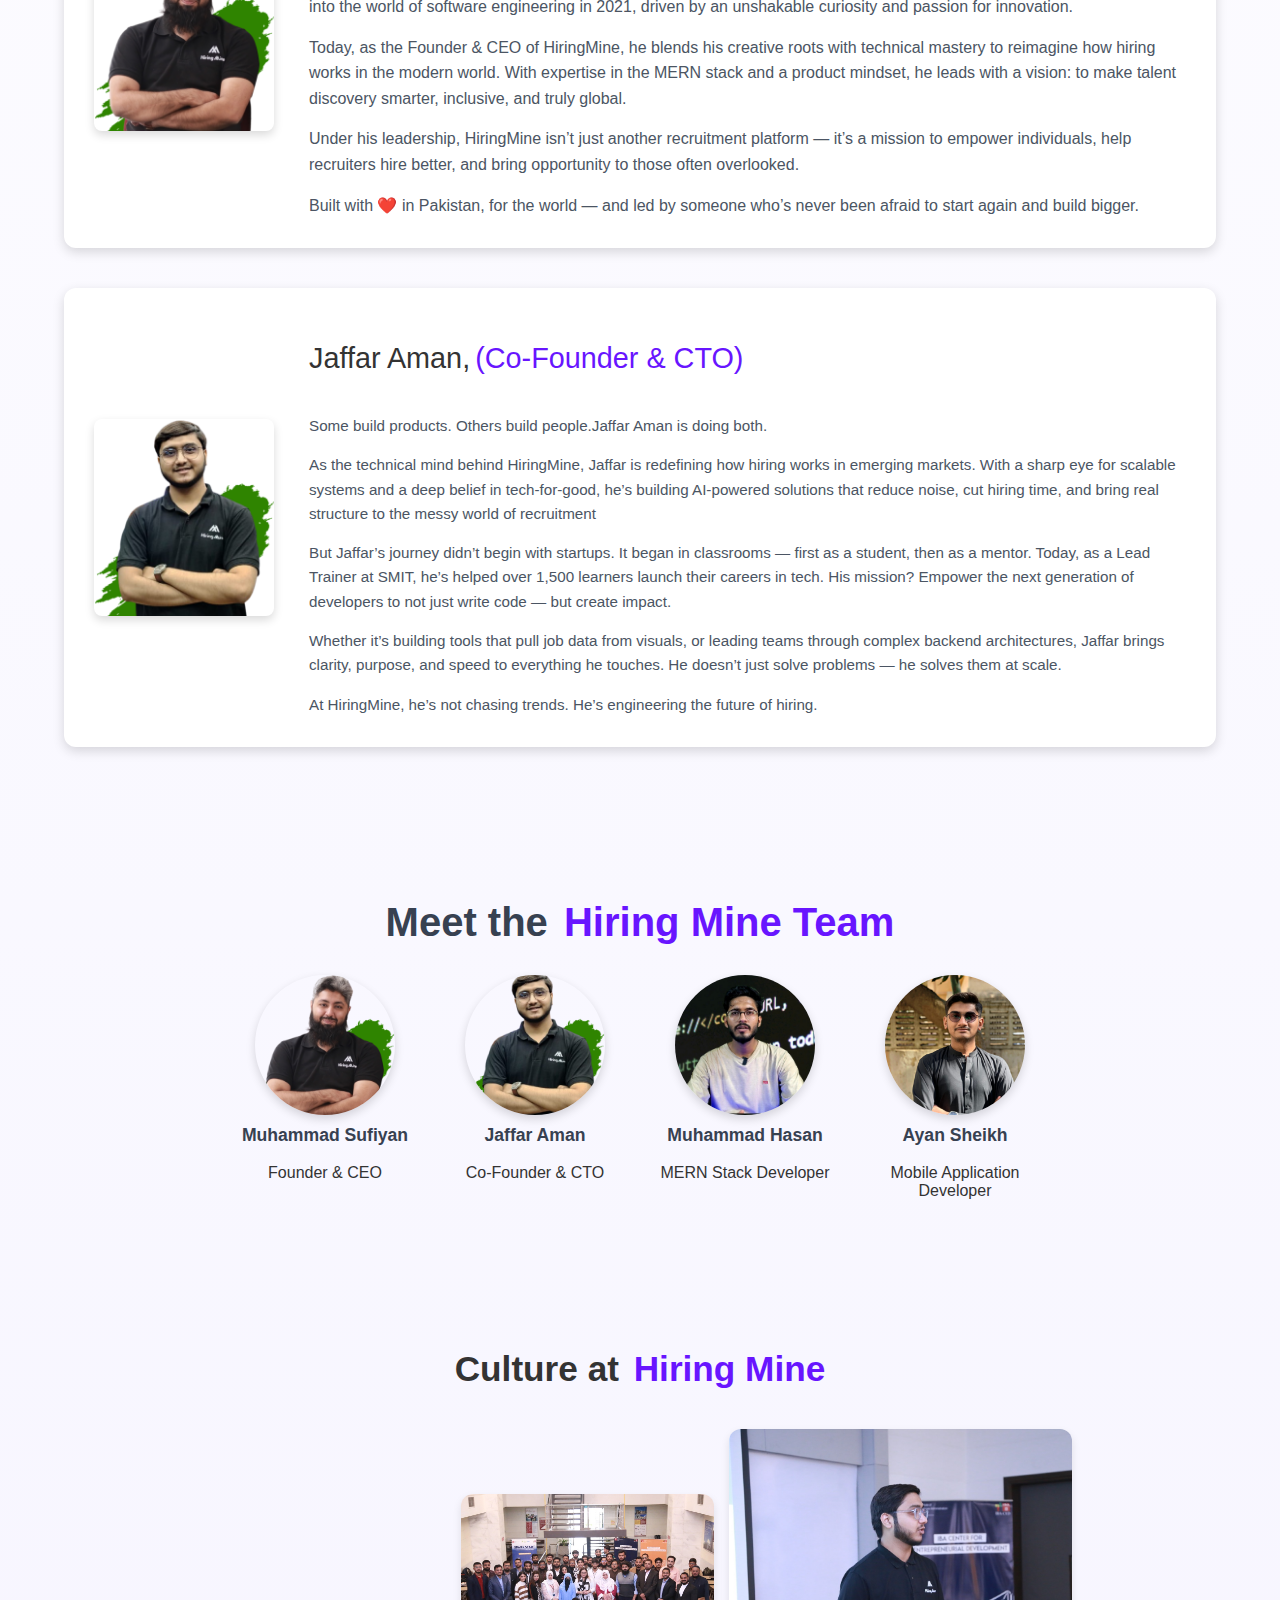
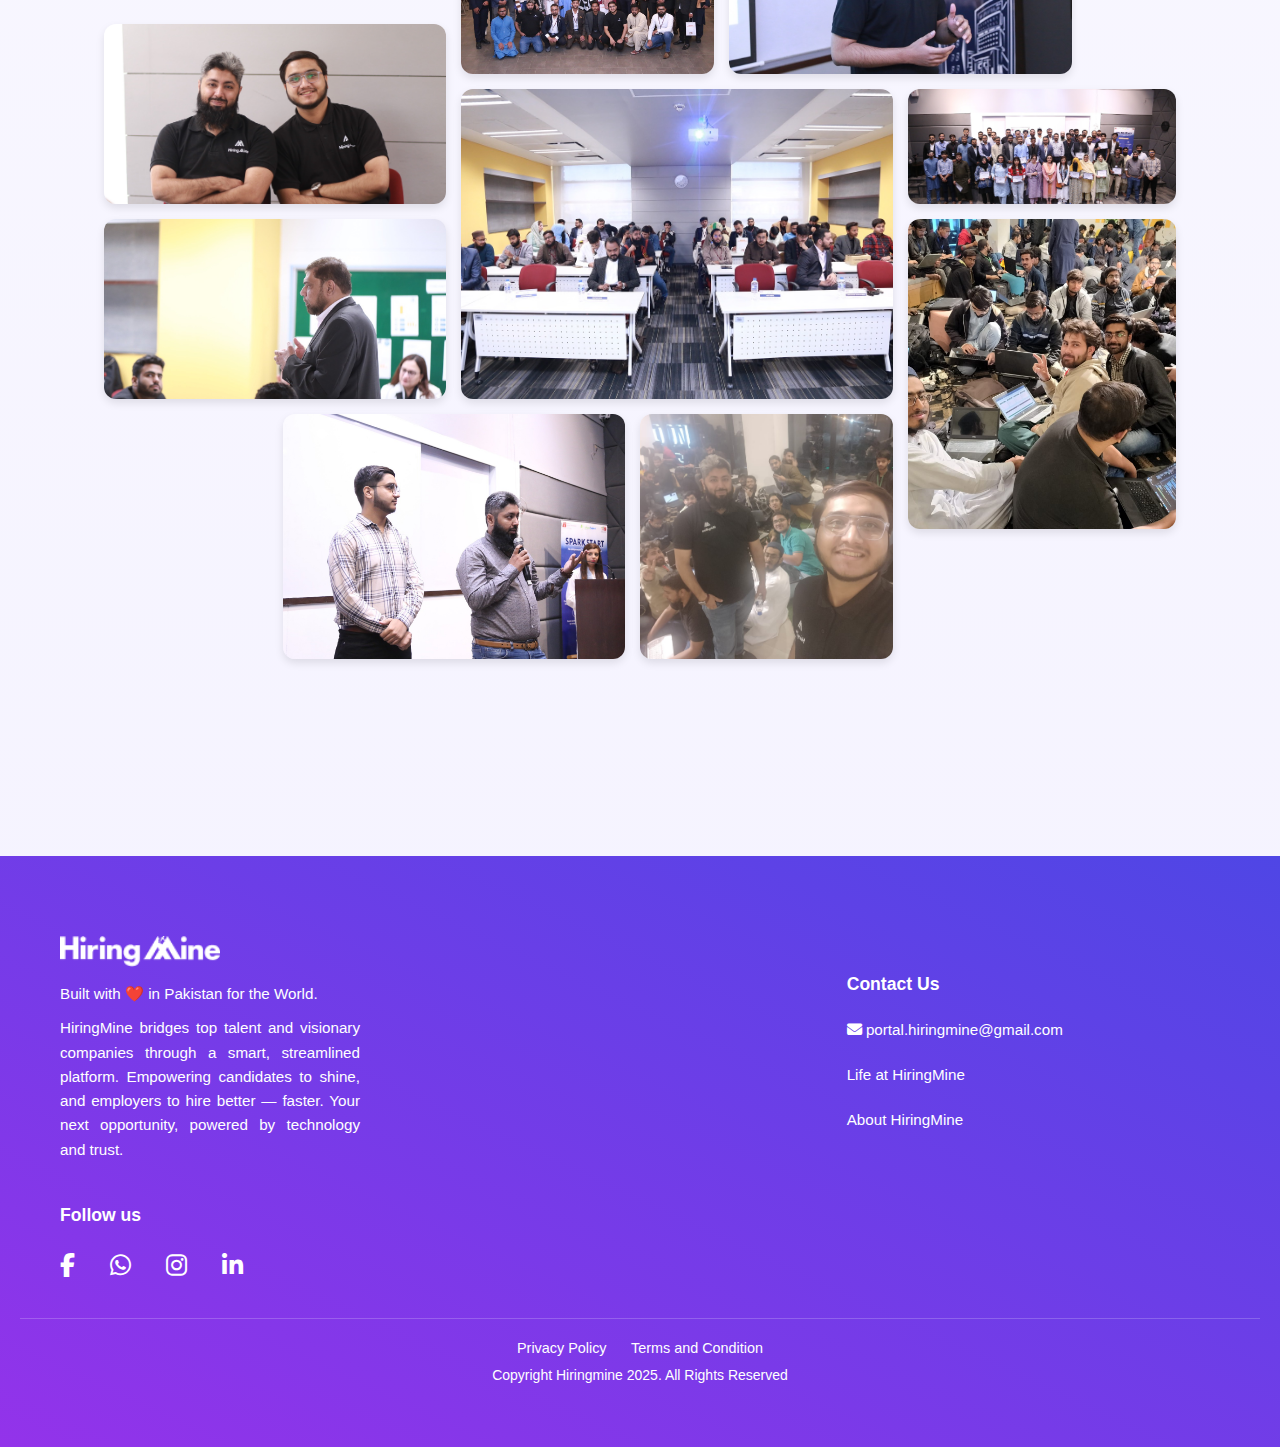
<file: hiring-min-life/index.html>
<!DOCTYPE html>
<html lang="en">

<head>
  <meta charset="UTF-8">
  <meta name="viewport" content="width=device-width, initial-scale=1.0">
  <title>Hiring Mine</title>
  <link rel="stylesheet" href="style.css">
  <link rel="stylesheet" href="https://cdnjs.cloudflare.com/ajax/libs/font-awesome/6.5.0/css/all.min.css" />
  <link rel="shortcut icon" href="././assets/images-removebg-preview (1).png" type="image/x-icon">

</head>

<body>
  <header class="header">
    <div class="nav-container">
      <a href="#" class="logo">
        <img src="././assets/Hiring Mine Logo-453a72d3.png" alt="Logo" />
      </a>

      <nav class="nav-links">
        <a href="#">About Us</a>
        <a href="https://www.hiringmine.com/jobsearch">Jobs</a>
        <a href="#">Mentorship</a>
        <a href="#">Practice</a>
        <a href="#">Login</a>
        <a href="https://www.hiringmine.com/signup">Join Now</a>
        <a href="#" class="highlight-role">Business</a>
        <div class="dropdown">
          <a href="#" class="dropbtn">More <i class="fa fa-caret-down"></i></a>
          <div class="dropdown-content">
            <a href="#">Events</a>
            <a href="#">Workshops</a>
            <a href="#">Internships</a>
          </div>
        </div>

      </nav>

      <div class="nav-end">
        <button class="theme-toggle" id="themeToggle">
          <span class="icon sun">☀️</span>
          <span class="icon moon">🌙</span>
        </button>
        <div class="hamburger" id="hamburger">☰</div>
      </div>

      <!-- Sidebar for Mobile -->
      <div class="sidebar" id="sidebar">
        <div class="top">
          <img src="././assets/Hiring Mine Logo-453a72d3.png" alt="Logo" />
          <button id="closeBtn">☰</button>
        </div>
        <a href="#">About Us</a>
        <a href="#">Jobs</a>
        <a href="#">Mentorship</a>
        <a href="#">Practice</a>
        <a href="#">Login</a>
        <a href="#">Join Now</a>
        <a href="#" class="highlight-role">Business</a>
        <div class="dropdown-mobile">
          <button class="dropbtn-mobile">More ▼</button>
          <div class="dropdown-content-mobile">
            <a href="#">Events</a>
            <a href="#">Workshops</a>
            <a href="#">Internships</a>
          </div>
        </div>
      </div>

      <div class="overlay" id="overlay"></div>
  </header>

  <div class="hero">
    <section class="headings">
      <h1 class="heading1 ">
        Here's to the Talent
      </h1>
      <h1 class="heading2 highlight-role">
        that never Stops
      </h1>
    </section>
    <section class="hero-image">
      <img src="././assets/Life-at-HiringMine-1b00974f (1).png" alt="" />
    </section>
    <section class="boxes">
      <div class="box1">
        <img src="././assets/sufiyan1-c9f319db.png" alt="" class="box1-img" />
        <div class="box-text">
          <h2>
            Muhammad Sufiyan,<span class="highlight-role align-left">(Founder & CEO)</span>
          </h2>
          <p>
            From shaping stories through 3D animation to building platforms that
            shape careers — Muhammad Sufiyan is not your conventional tech
            founder. With over 12 years of experience in the animation and
            creative industry, he made a bold pivot into the world of software
            engineering in 2021, driven by an unshakable curiosity and passion
            for innovation.
          </p>

          <p>
            Today, as the Founder & CEO of HiringMine, he blends his creative
            roots with technical mastery to reimagine how hiring works in the
            modern world. With expertise in the MERN stack and a product
            mindset, he leads with a vision: to make talent discovery smarter,
            inclusive, and truly global.
          </p>

          <p>
            Under his leadership, HiringMine isn’t just another recruitment
            platform — it’s a mission to empower individuals, help recruiters
            hire better, and bring opportunity to those often overlooked.
          </p>
          <p>Built with ❤️ in Pakistan, for the world — and led by someone who’s never been afraid to start again and
            build bigger.</p>
        </div>
      </div>
      <div class="box1 bx2">
        <img src="././assets/Jaffar1-fffda049.png" alt="" class="box1-img" />
        <div class="box-text">
          <h2>
            Jaffar Aman,<span class="highlight-role">
              (Co-Founder & CTO)</span>
          </h2>
          <p>Some build products. Others build people.Jaffar Aman is doing both.

          </p>
          <p>
            As the technical mind behind HiringMine, Jaffar is redefining how hiring works in emerging markets. With a
            sharp eye for scalable systems and a deep belief in tech-for-good, he’s building AI-powered solutions that
            reduce noise, cut hiring time, and bring real structure to the messy world of recruitment
          </p>

          <p>
            But Jaffar’s journey didn’t begin with startups. It began in classrooms — first as a student, then as a
            mentor. Today, as a Lead Trainer at SMIT, he’s helped over 1,500 learners launch their careers in tech. His
            mission? Empower the next generation of developers to not just write code — but create impact.
          </p>
          <p>
            Whether it’s building tools that pull job data from visuals, or leading teams through complex backend
            architectures, Jaffar brings clarity, purpose, and speed to everything he touches. He doesn’t just solve
            problems — he solves them at scale.
          </p>
          <p>At HiringMine, he’s not chasing trends. He’s engineering the future of hiring.</p>
        </div>
      </div>
    </section>
    <section class="team-section">
      <h2 class="section-heading">Meet the <span class="highlight-role">Hiring Mine Team</span></h2>
      <div class="team-pics">
        <div class="team-member">
          <img src="././assets/sufiyan1-c9f319db.png" alt="Muhammad Sufiyan">
          <h3>Muhammad Sufiyan</h3>
          <p>Founder & CEO</p>
        </div>
        <div class="team-member">
          <img src="././assets/Jaffar1-fffda049.png" alt="Jaffar Aman">
          <h3>Jaffar Aman</h3>
          <p>Co-Founder & CTO</p>
        </div>
        <div class="team-member">
          <img src="././assets/1727343749985.jpg" alt="Muhammad Hasan">
          <h3>Muhammad Hasan</h3>
          <p>MERN Stack Developer</p>
        </div>
        <div class="team-member">
          <img src="././assets/WhatsApp_Image_2025-05-19_at_4.03.25_PM_ex7ygl.jpg" alt="Ayan Sheikh">
          <h3>Ayan Sheikh</h3>
          <p>Mobile Application Developer</p>
        </div>
      </div>
    </section>
    <section class="gallery-section">
      <h2 class="gallery-heading ">Culture at <span class="highlight-role">Hiring Mine</span></h2>
      <div class="image-gallery">
        <img src="././assets/img.jpg" alt="Culture 1" class="img1">
        <img src="././assets/img2.jpg" alt="Culture 2" class="img2">
        <img src="././assets/img3.jpg" alt="Culture 3" class="img3">
        <img src="././assets/img4.jpg" alt="Culture 4" class="img4">
        <img src="././assets/img5.jpg" alt="Culture 5" class="img5">
        <img src="././assets/img6.jpg" alt="Culture 6" class="img6">
        <img src="././assets/img7.jpg" alt="Culture 7" class="img7">
        <img src="././assets/img8.jpg" alt="Culture 8" class="img8">
        <img src="././assets/img9.jpg" alt="Culture 9" class="img9">
      </div>
    </section>
  </div>
  <footer class="footer">
    <div class="footer-container">
      <div class="footer-left">
        <img src="././assets/download.png" alt="">
        <p>Built with ❤️ in Pakistan for the World.</p>
        <p>HiringMine bridges top talent and visionary companies through a smart, streamlined platform. Empowering
          candidates to shine, and employers to hire better — faster. Your next opportunity, powered by technology and
          trust.</p>
        <h4>Follow us</h4>
        <div class="social-icons">
          <a href="https://www.facebook.com/hiringmine/" target="_blank"><i class="fab fa-facebook-f"></i></a>
          <a href="https://www.whatsapp.com/channel/0029Va8SvCbGE56k75RMTJ0C" target="_blank"><i
              class="fab fa-whatsapp"></i></a>
          <a href="https://www.instagram.com/hiring_mine/" target="_blank"><i class="fab fa-instagram"></i></a>
          <a href="https://www.linkedin.com/company/hiringmine-platform/" target="_blank"><i
              class="fab fa-linkedin-in"></i></a>
        </div>
      </div>
      <div class="footer-right">
        <h4>Contact Us</h4>
        <p><i class="fas fa-envelope"></i> portal.hiringmine@gmail.com</p>
        <a href="./index.html" style=" position: relative; top: 10px;">Life at HiringMine</a><br>
        <a href="https://www.hiringmine.com/about-hiringmine">About HiringMine</a>
      </div>
    </div>
    <div class="footer-bottom">
      <a href="https://www.hiringmine.com/privacypolicy">Privacy Policy</a>
      <a href="https://www.hiringmine.com/termsCondition">Terms and Condition</a>
      <p>Copyright Hiringmine 2025. All Rights Reserved</p>
    </div>
  </footer>




  <script>
    const hamburger = document.getElementById("hamburger");
    const sidebar = document.getElementById("sidebar");
    const overlay = document.getElementById("overlay");

    const closeBtn = document.getElementById("closeBtn");
    const themeToggle = document.getElementById("themeToggle");
    const themeToggleMobile = document.getElementById("themeToggleMobile");

    function toggleSidebar() {
      sidebar.classList.toggle("active");
      overlay.classList.toggle("active");
    }

    hamburger.addEventListener("click", toggleSidebar);
    closeBtn.addEventListener("click", toggleSidebar);
    overlay.addEventListener("click", toggleSidebar);

    function toggleTheme() {
      document.body.classList.toggle("dark");
    }

    themeToggle.addEventListener("click", toggleTheme);
    themeToggleMobile.addEventListener("click", toggleTheme);

    // ✅ Mobile Dropdown Toggle
    const mobileDropdownBtn = document.querySelector(".dropbtn-mobile");
    const mobileDropdown = document.querySelector(".dropdown-mobile");

    mobileDropdownBtn.addEventListener("click", () => {
      mobileDropdown.classList.toggle("active");
    });
  </script>
</body>

</html>
</file>
<file: style.css>
@import url('https://fonts.googleapis.com/css2?family=Poppins:ital,wght@0,100;0,200;0,300;0,400;0,500;0,600;0,700;0,800;0,900;1,100;1,200;1,300;1,400;1,500;1,600;1,700;1,800;1,900&display=swap');

* {
  margin: 0;
  padding: 0;
  box-sizing: border-box;
  font-family: "Poppins", sans-serif;
}

a {
  color: #fff;
  text-decoration: none;
}
body, html {
  overflow-x: hidden; 
}
.line{
  width: 100%;
  height: 2px;
  background-color: #333;
}


.navbar {
    position: fixed;
    top: 0;
    left: 0;
    width: 100%;
    background-color: #1f242D;
    padding: 24px 9%;
    display: flex;
    gap: 50%;
    /* justify-content: space-between; */
    align-items: center;
    text-align: center;
    z-index: 100;
    visibility: hidden;
    opacity: 0;
    animation: show-nav 1.5s linear forwards;
    animation-delay: 1.2s;
}

@keyframes show-nav {
    100% {
        visibility: visible;
        opacity: 1;
    }
}

.logo {
    font-size: 1.8rem;
    font-weight: 700;
}

.nav-pages {
   display: flex;
  gap: 2rem; 
  list-style: none;
    padding-right: 2px;
}

.navbar ul li a {
    font-size: 1.2rem;
    font-weight: 500;
    transition: .5s;
}

.navbar ul li a:hover {
    color: #7cf03D;
}


.hamburger {
    display: none;
    font-size: 1.8rem;
    color: #fff;
    cursor: pointer;
}

/* Responsive styles */
@media (max-width: 900px) {
    .navbar {
        padding: 20px 5%;
        gap: 10px;
    }

    .hamburger {
        display: block;
    }

    .nav-pages {
        position: absolute;
        top: 80px;
        left: 0;
        width: 100%;
        flex-direction: column;
        align-items: center;
        background-color: #1f242D;
        display: none;
        gap: 1rem;
        padding: 1rem 0;
    }

    .nav-pages.nav-active {
        display: flex;
    }
      .navbar {
    justify-content: center;
    position: relative;
  }

  .nav-left {
    position: absolute;
    left: 50%;
    transform: translateX(-50%);
  }

  .hamburger {
    position: absolute;
    right: 20px;
    top: 24px;
  }
}
@media (min-width: 901px) and (max-width: 1060px) {
  .nav-pages {
    gap: 1rem;
  }

  .navbar ul li a {
    font-size: 1rem;
  }

  .logo {
    font-size: 1.3rem;
  }
}
@media (min-width: 1061px) and (max-width: 1160px) {
  .nav-pages {
    gap: 1.5rem;
  }

  .navbar ul li a {
    font-size: 1.2rem;
  }

  .logo {
    font-size: 1.6rem;
  }
}

.bars-animation {
    width: 100%;
    height: 100%;
    position: absolute;
    display: flex;
    z-index: -1;
}
.nav-link.active {
  color: #7cf03D;
}

.fade-in {
  opacity: 0  ;
  transform: translateY(30px);
  transition: all 0.8s ease;
}

.fade-in.animate {
  opacity: 1 !important;
  transform: translateY(0) !important;
}
.bars-animation .bars {
    width: 100%;
    height: 100%;
    background-color: #1f242D;
    transform: translateY(-100%);
    animation: show-bars .5s ease-in-out forwards;
    animation-delay: calc(.1s * var(--i));

}

@keyframes show-bars {
    100% {
        transform: translateY(0%);
    }
}
#home {
    height: 100vh;
    display: flex;
    align-items: center;
    padding: 60px 9% 0;
    color: #fff;
    gap: 5%;
    visibility: hidden;
    opacity: 0;
    animation: show-nav 1.5s linear forwards;
    animation-delay: 1.6s;
    background-color: #1f242D;
}

.home-info {
    position: relative;
}

.home-info h1 {
    font-size: 3.5rem;

}

.home-info span {
    font-size: 2rem;
    margin-top: -1.5%;
    display: inline-block;
    color: transparent;
    color: #7cf03D;
    animation: display-text 8s linear infinite;
    animation-delay: calc(-4s * var(--i));
    opacity: 0;
    visibility: hidden;
    position: absolute;
    left: 0;
}

@keyframes display-text {

    0%,
    45% {
        opacity: 1;
        visibility: visible;
    }

    50%,
    100% {
        opacity: 0;
        visibility: hidden;
    }
}

.home-info p {
    font-size: 1rem;
    margin: 10px 0 25px;
}

.btn-social {
    display: flex;
    align-items: center;
}

.btn {
    display: inline-block;
    padding: 10px 30px;
    background-color: #7cf03D;
    border: 2px solid #7cf03D;
    box-shadow: 0 0 10px #7cf03D;
    border-radius: 40px;
    font-size: 1rem;
    font-weight: 600;
    color: #1f242D;
    transition: .5s;
}

.btn:hover {
    background-color: transparent;
    box-shadow: none;
    color: #7cf03D;
}
@media (max-width: 900px) {
  .btn {
    position: static;
    margin-top: 20px;
  }

  #icon1,
  #icon2,
  #icon3,
  #icon4 {
    position: static;
    margin: 10px;
  }

  .btn-social {
    flex-direction: column;
    align-items: center;
    gap: 1rem;
    margin-top: 20px;
    position: static;
  }

  .social {
    display: flex;
    justify-content: center;
    flex-wrap: wrap;
  }
}

.social {
    margin-left: 20px;
}

.social a {
    display: inline-flex;
    padding: 8px;
    border: 2px solid #7cf03D;
    border-radius: 50%;
    font-size: 1.2rem;
    color: #7cf03D;
    margin: 0 8px;
    transition: .5s;
}

.social a:hover {
    background-color: #7cf03D;
    color: #1f242D;
    box-shadow: 0 0 10px #7cf03D;
}

.home-img .img-box {
    height: 32vw;
    width: 32vw;
    border-radius: 50%;
    padding: 5px;
    position: relative;
    display: flex;
    align-items: center;
    justify-content: center;
    overflow: hidden;
}

.home-img .img-box::before,
.home-img .img-box::after {
    content: '';
    position: absolute;
    width: 600px;
    height: 600px;
    background: conic-gradient(transparent, transparent, transparent, #7cf03D);
    transform: rotate(0deg);
    animation: rotate-border 10s linear infinite;
}

.home-img .img-box::after {
    animation-delay: -5s;
}

@keyframes rotate-border {
    100% {
        transform: rotate(360deg);
    }

}

.home-img .img-box .img-item {
    position: relative;
    width: 100%;
    height: 100%;
    background-color: #1f242D;
    border-radius: 50%;
    display: flex;
    justify-content: center;
    z-index: 1;
    overflow: hidden;
}

.home-img .img-box .img-item img {
    display: block;
    width: 85%;
    position: absolute;
    object-fit: cover;
    top: 25px;
    mix-blend-mode: lighten;
}
@media (max-width: 900px) {
  #home {
    flex-direction: column;
    padding: 20px 5% 40px;
    text-align: center;
    gap: 1.5rem;
  }
#icon1{
      position: absolute;
    left: 0;
}
#icon2{
  position: absolute;
  left: 0;
  bottom: -260px;
}
#icon3{
 position: absolute;
  right: 0;
}
#icon4{
   position: absolute;
  right: 0;
  bottom: -250px;
}
  .home-info {
    width: 100%;
  }

  .home-info h1 {
    font-size: 2.2rem;
  }

   .home-info span {
  font-size: 1.2rem;
  animation: display-text 8s linear infinite;
  animation-delay: calc(-4s * var(--i));
  opacity: 0;
  visibility: hidden;
  position: absolute;
  left: 0;
}

  .home-info span {
    font-size: 1rem;
    position: absolute;
    left: 50%;
    transform: translateX(-50%);
    text-align: center;
    
  
}

  .home-info p {
    font-size: 0.95rem;
    padding: 0 10px;
  }

  .btn-social {
    flex-direction: column;
    gap: 1rem;
    align-items: center;
  
  }
  .btn{
     position: absolute;
    bottom: -350px;
  }

  .social {
    margin-left: 0;
  }

  .home-img {
    width: 100%;
    display: flex;
    justify-content: center;

  }

  .home-img .img-box {
    width: 250px;
    height: 250px;
    position: relative;
    bottom: 22px;
    
  }
.img-item{
  margin-bottom: 10px;

}
  .home-img .img-box::before,
  .home-img .img-box::after {
    width: 400px;
    height: 400px;
  }

  .home-img .img-box .img-item img {
    top: 15px;
    width: 90%;
  }
}

 #about {
  padding: 100px 10% 60px;
  background-color: #1f242D;
  color: #fff;
}

.about-heading {
  text-align: center;
  font-size: 3rem;
  margin-bottom: 40px;
  color: #7cf03D;
  animation: fadeInUp 1s ease-out forwards;

}

.about-content {
  display: flex;
  justify-content: center;
  flex-wrap: wrap;
}

.about-text {
  max-width: 700px;
  line-height: 1.6;
  text-align: left;
}

.about-text p {
  font-size: 1.2rem;
  margin-bottom: 30px;
}

.timeline {
  list-style: none;
  padding-left: 0;
  margin-bottom: 40px;
}

.timeline li {
  margin-bottom: 10px;
  position: relative;
  padding-left: 20px;
}

.timeline li::before {
  content: "•";
  position: absolute;
  left: 0;
  color: #7cf03D;
  font-size: 1.2rem;
}

.skills {
  display: flex;
  flex-direction: column;
  gap: 15px;
}

.skill {
  display: flex;
  flex-direction: column;
}

.skill span {
  font-weight: 500;
  margin-bottom: 5px;
}

.skill-bar {
  background: #333;
  height: 10px;
  border-radius: 5px;
  overflow: hidden;
}

.fill {
  height: 100%;
  background: #7cf03D;
  width: 0;
  animation: fillBar 2s ease forwards;
  border-radius: 5px;
}

.fill.html { width: 95%; }
.fill.css { width: 90%; }
.fill.Bootstrap { width: 75%; }
.fill.git { width: 70%; }




@keyframes fillBar {
  from { width: 0; }
}

@media (max-width: 600px) {
  .about-text {
    text-align: center;
  }
  .about-heading {
    font-size: 2rem;
  }
}
#contact {
  background-color: #1f242D;
  color: #fff;
  padding: 80px 10% 60px;
  min-height: 100vh;
}

.section-heading {
  text-align: center;
  font-size: 2.8rem;
  margin-bottom: 40px;
  color: #7cf03D;
}

.contact-form {
  max-width: 600px;
  margin: auto;
}

.contact-form input,
.contact-form textarea {
  width: 100%;
  padding: 12px 16px;
  margin-bottom: 20px;
  border: 2px solid #555;
  background-color: transparent;
  color: #fff;
  font-size: 1rem;
  border-radius: 8px;
  transition: all 0.3s ease;
  outline: none;
}

.contact-form input:focus,
.contact-form textarea:focus {
  border-color: #7cf03D;
  background-color: rgba(124, 240, 61, 0.05);
  box-shadow: 0 0 8px #7cf03D;
}

.contact-form input::placeholder,
.contact-form textarea::placeholder {
  color: #aaa;
  transition: color 0.3s ease;
}

.contact-form input:focus::placeholder,
.contact-form textarea:focus::placeholder {
  color: #7cf03D;
}

.contact-form .btn2 {
  background-color: #7cf03D;
  color: #1f242D;
  padding: 12px 30px;
  border: none;
  border-radius: 30px;
  font-weight: bold;
  cursor: pointer;
  transition: 0.3s ease;
}

.contact-form .btn2:hover {
  background-color: transparent;
  color: #7cf03D;
  border: 1px solid #7cf03D;
}
#projects {
  background-color: #1f242D;
  color: #fff;
  padding: 80px 10% 60px;
}

.projects-container {
  text-align: center;
}
.project-warning {
  max-width: 700px;
  margin: 20px auto;
  padding: 15px 20px;
  background-color: #2e2e2e;
  border-left: 3px solid #7cf03D;
  color: #fff;
  font-size: 1rem;
  border-radius: 5px;
  box-shadow: 0 0 8px rgba(124, 240, 61, 0.2);
  font-weight: 500;
}

.projects-grid {
  display: grid;
  grid-template-columns: repeat(auto-fit, minmax(300px, 1fr));
  gap: 30px;
  margin-top: 40px;
}

.project-card {
  background-color: #292e39;
  border-radius: 10px;
  padding: 20px;
  transition: transform 0.3s ease, box-shadow 0.3s ease;
}
.project-card {
  background-color: #292e39;
  border-radius: 10px;
  padding: 20px;
  transition: transform 0.3s ease, box-shadow 0.3s ease;
}


.project-card img {
  width: 100px;
  height: 60px;
  object-fit: contain;
  margin-bottom: 15px;
}

.project-card h3 {
  font-size: 1.3rem;
  color: #7cf03D;
  margin-bottom: 10px;
}

.project-card p {
  font-size: 0.95rem;
  color: #ccc;
}

.project-card:hover {
  transform: translateY(-8px);
  box-shadow: 0 0 12px #7cf03D88;
}

.more-projects {
  margin-top: 40px;
}

.more-projects .btn3 {
  background-color: #7cf03D;
  color: #1f242D;
  padding: 12px 30px;
  border: none;
  border-radius: 30px;
  font-weight: bold;
  transition: 0.3s ease;
  display: inline-block;
}

.more-projects .btn3:hover {
  background: transparent;
  color: #7cf03D;
  border: 2px solid #7cf03D;
}
.footer {
  background-color: #1f242D;
  color: #aaa;
  padding: 30px 10%;
  text-align: center;
  border-top: 2px solid #333;
  margin-top: -15px;
}

.footer-container {
  display: flex;
  flex-direction: column;
  gap: 15px;
  align-items: center;
  justify-content: center;
}

.footer-social a {
  color: #aaa;
  margin: 0 10px;
  font-size: 1.4rem;
  transition: color 0.3s ease;
}

.footer-social a:hover {
  color: #7cf03D;
}

@media (min-width: 768px) {
  .footer-container {
    flex-direction: row;
    justify-content: space-between;
  }
}
</file>
<file: amazon-clone/style1.css>
* {
    margin: 0;
    padding: 0;
    font-family: Arial, Helvetica, sans-serif;
    box-sizing: border-box;
}
a{
    color: white;
    text-decoration: none;
}

.navbar {
    height: 60px;
    background-color: #0f1111;
    color: white;
    display: flex;
    align-items: center;
    justify-content: space-evenly;
}

/* navbox1 */
.nav-logo {
    height: 50px;
    width: 100px;
}

.logo {
    background-image: url("./amazon_logo.png");
    background-size: cover;
    height: 50px;
    width: 100%;

}

.border {
    border: 2px solid transparent;
}

.border:hover {
    border: 1.3px solid white;
}

/* navbox2 */
.addr-icon {
    display: flex;
}

.addr-first {
    color: #cccccc;
    font-size: 0.85rem;
    margin-left: 15px;
}

.addr-second {
    font-size: 1rem;
    margin-left: 5px;
}

/* box3 */
.nav-search {
    background-color: orange;
    display: flex;
    justify-content: space-evenly;
    width: 620px;
    height: 40px;
    border-radius: 5px;
}

.nav-search:hover {
    border: 2px solid orange;
}

.search-select {
    background-color: #f3f3f3;
    text-align: center;
    width: 50px;
    border-top-left-radius: 5px;
    border-bottom-left-radius: 5px;
    border: none;
}

.search-input {
    width: 100%;
    font-size: 1rem;
    border: none;
}

.search-icon {
    width: 45px;
    display: flex;
    align-items: center;
    justify-content: center;
    font-size: 1.2rem;
    border-top-right-radius: 5px;
    border-bottom-right-radius: 5px;
    color: black;
}

/* box4 */
span {
    font-size: 0.7rem;

}

.Account {
    font-size: 0.85rem;
    font-weight: 700;
}

/* box6 */
.nav-cart i {
    font-size: 30px;
}

.nav-cart {
    font-size: 1.85rem;
    font-weight: 700;
}

/* panel  */
.panel {
    height: 40px;
    background-color: #222f3d;
    display: flex;
    color: white;
    align-items: center;
    justify-content: space-evenly;
}

.panel-opts p {
    display: inline;
    margin-left: 15px;
}

.panel-opts {
    width: 70%;
}

.deals {
    font-size: 0.9rem;
    font-weight: 700;
}

/* main  */
.main {
    background-image: url(hero_image.jpg);
    background-size: cover;
    height: 350px;
    display: flex;
    justify-content: center;
    align-items: flex-end;
}

.main-msg {
    background-color: white;
    color: black;
    height: 40px;
    display: flex;
    align-items: center;
    justify-content: center;
    font-size: 0.85rem;
    width: 80%;
    margin-bottom: 30px;
}

.main-msg a {
    color: #007185;
}

/* shop */
.shop {
    display: flex;
    flex-wrap: wrap;
    justify-content: space-evenly;
    background-color: #e2e7e6;
}

.box {
    height: 400px;
    width: 23%;
    background-color: white;
    padding: 20px 0px 15px;
    margin-top: 15px;
}

.boximg {
    height: 300px;
    background-size: cover;
    margin-top: 1rem;
    margin-bottom: 1rem;

}

.box-content {
    margin-left: 1rem;
    margin-right: 1rem;
}

.box-content p {
    color: #007185;
}

footer {
    margin-top: 15px;
}

.foot-box1 {
    background-color: #37475a;
    color: white;
    height: 50px;
    display: flex;
    justify-content: center;
    align-items: center;
    font-size: 0.85rem;
}
.foot-box1 button {
    background-color: #37475a;
    color: white;
    border: none;
    font-size: 0.85rem;
    cursor: pointer;
    padding: 10px 20px;
}

.foot-box1 button:hover {
    background-color: #485769;
}
.foot-box2 {
    background-color: #222f3d;
    color: white;
    height: 350px;
    display: flex;
    justify-content: space-evenly;
}

ul {
    margin-top: 25px;

}

.foot-box2 p {
    font-weight: 700;
}

ul a {
    display: block;
    color: #dddddd;
    text-decoration: none;
    font-size: 0.85rem;
    margin-top: 15px;

}

.foot-box2 ul a:hover {
    text-decoration: underline;
}

.foot-box3 {
    background-color: #222f3d;
    color: white;
    border-top: 0.5px solid white;
    height: 70px;
    display: flex;
    justify-content: center;
    align-items: center;
}

.logo {
    background-image: url("./amazon_logo.png");
    background-size: cover;
    height: 50px;
    width: 100px;

}

.foot-box4 {
    background-color: #0f1111;
    color: white;
    height: 100px;
    font-size: 0.7rem;
    text-align: center;
    /* display: flex;
    justify-content: ; */
}

.privacy {
    padding-top: 25px;
}

.copyright {
    padding-top: 5px;
}
.foot-box4 a:hover {
    text-decoration: underline;
}
/* Responsive Navbar */
@media (max-width: 768px) {
    .navbar {
        flex-direction: column;
        height: auto;
        padding: 10px;
    }
    .nav-search {
        width: 100%;
        margin-top: 10px;
    }
    .nav-logo, .nav-addr, .nav-sign, .nav-icon {
        width: 100%;
        text-align: center;
        margin-bottom: 10px;
    }
}

/* Responsive Panel */
@media (max-width: 768px) {
    .panel {
        flex-direction: column;
        height: auto;
        padding: 10px;
    }
    .panel-opts {
        display: none;
    }
}

/* Responsive Shop Boxes */
@media (max-width: 768px) {
    .shop {
        flex-direction: column;
        align-items: center;
    }
    .box {
        width: 90%;
        margin-bottom: 15px;
    }
}

@media (max-width: 480px) {
    .box {
        width: 100%;
    }
}

/* Responsive Footer */
@media (max-width: 768px) {
    .foot-box2 {
        flex-direction: column;
        height: auto;
        text-align: center;
        padding: 20px 0;
    }
    .foot-box2 ul {
        width: 100%;
        margin-bottom: 20px;
    }
    .foot-box3 {
        height: auto;
        padding: 10px;
    }
    .foot-box4 {
        height: auto;
        padding: 10px;
    }
}
</file>
<file: apple-clone/apple.css>
* {
    padding: 0;
    margin: 0;
    box-sizing: border-box;
}

a {
    text-decoration: none;
    color: black;
}

body {
    background-color: white;
}

.nav {
    background-color: rgba(255, 255, 255, 0.95);
    height: 44px;
    width: 100%;
    display: flex;
    position: absolute;
    position: fixed;
    z-index: 100000;

    /* align-content: center; */
    /* justify-content: space-around; */

}

.apple {
    font-size: 1.2rem;
    margin: 0 382px;
    padding: 0 22px;
    display: flex;
    align-items: center;
    justify-content: space-around;
}

.store {
    font-family: SF Pro Text, SF Pro Icons, Helvetica Neue, Helvetica, Arial, sans-serif;
    font-size: 0.8rem;
    font-weight: 500;
    display: flex;
    align-items: center;
    justify-content: space-around;
    position: relative;
    right: 362px;
    z-index: 2;
}


.Mac {
    padding-left: 30px;
}

.search {
    padding-left: 50px;
    font-size: 1rem;
    opacity: 0.8;
}

.bag {
    padding-left: 45px;
    font-size: 1rem;
    opacity: 0.8;
}

.watchsection {
    height: 280px;
    width: 100%;

    display: flex;
    background-color: #f5f5f7;

}


.watchtext {
    display: flex;
    position: absolute;
    z-index: 2;
    color: black;
    top: 100px;
    font-size: 50px;
    gap: 10px;
    left: 660px;

}

.watchtext i {
    position: relative;
    top: 7px;
}

.watchtext a {
    text-transform: uppercase;
    font-family: system-ui, -apple-system, BlinkMacSystemFont, 'Segoe UI', Roboto, Oxygen, Ubuntu, Cantarell, 'Open Sans', 'Helvetica Neue', sans-serif;
    font-size: 50px;
    font-weight: 500;
}

.series {
    display: flex;
    position: relative;
    font-family: "Roboto Mono", monospace;
    font-optical-sizing: auto;
    font-size: 20px !important;
    font-weight: 600 !important;
    letter-spacing: 5px;
    font-style: normal;
    top: 60px;
    right: 173px;
}

.more {
    display: inline-block;
    background: #0071e3;
    color: #fff;
    border: 1px solid;
    border-radius: 40px;
    font-size: 17px;
    width: 130px;
    height: 48px;
    position: relative;
    top: 110px;
    right: 379px;
    cursor: pointer;


}

.buy {
    display: inline-block;
    width: 78px;
    height: 48px;
    background: transparent;
    border: 1px solid #0071e3;
    color: #0071e3;
}

.buy:hover {
    background: #0071e3;
    color: #fff;

}

.watch {
    background-image: url(./watch.png);
    position: relative;
    height: 320px;
    width: 100%;
    z-index: 1;
}

.ipadsection {
    background: #000;

}

.ipadtext a {
    color: white !important;
    font-family: "Roboto", sans-serif !important;
    font-weight: 700;
    text-transform: none;
}


.ipadtext {
    position: relative;
    z-index: 10;
    top: 63px;
    height: 60px;
    text-transform: none;
}

.ipadseries {
    font-size: 25px !important;
    font-weight: 400 !important;
    text-transform: none;
    right: 300px;
    top: 70px;
    letter-spacing: 0;
}

.ipad {
    background-image: url(./ipads.png);
    height: 380px;
    position: relative;
    bottom: 40px;

}

.ipadmore {
    display: inline-block;
    background: #0071e3;
    color: #fff;
    border: 1px solid #0071e3;
    border-radius: 40px;
    font-size: 17px;
    width: 130px;
    height: 48px;
    position: relative;
    top: 192px;
    right: -30px;
    cursor: pointer;
}

.ipadbuy {
    display: inline-block;
    width: 78px;
    height: 48px;
    background: transparent;
    border: 1px solid #0071e3;
    color: #0071e3;
    right: -40px;
}

.ipadbuy:hover {
    background: #0071e3;
    color: white;
}

.hero3 {
    height: 565px;
}

.iphonesection {
    background-color: #f5f5f7;
    position: relative;
    top: -35px;
    height: 245px;
}

.iphone {
    background: url(./iphone.png);
    height: 350px;
}

.iphonetext {
    display: inline-block;
    top: 10px;
    width: 400px;
    height: 60px;
}

.iphonetext a {
    z-index: 10;
    color: black !important;
    position: relative;
    left: 20px;
    top: 10px;
    font-family: sans-serif !important;
}

.iphoneseries a {
    display: flex;
    position: relative;
    left: 526px;
    top: 10px;
    height: 40px;
    font-family: 'Segoe UI', Tahoma, Geneva, Verdana, sans-serif;
    font-weight: 400;
    font-size: 25px;
}

.iphonemore {
    right: 40px;
    top: 136px;

}

.iphonebuy {
    right: 30px;
    width: 132px;
    top: 136px;

}

.iphonebuy:hover {
    background: #0071e3;
    color: white;
}

.hero4 {
    width: 100%;
    height: 590px;
    display: flex;
    gap: 15px;
}

.img {
    width: 50%;
    height: 580px;
    background-size: cover;
    background-position: center center;
    display: flex;
    flex-direction: column;
    text-align: center;
    justify-content: flex-end;
    padding-bottom: 100px;
    font-size: 25px;
    font-weight: 600;
    font-family: Arial, Helvetica, sans-serif;

}

.img h3 {
    font-size: 20px;
    font-weight: 400;
}
.img2txt{
    height: 180px;
    width:400px ;
    position: relative;
    bottom: 80px;
    left: 160px;
} 
.img3txt{
    height: 180px;
    display: flex;
    flex-direction: column;
    align-items: center;
    justify-content: center;
    margin-bottom: 100px;
    gap: 4px;
}
.hero5{
    width: 100%;
    height: 590px;
    display: flex;
    gap: 15px;
}
.img4txt{
    height: 180px;
    display: flex;
    flex-direction: column;
    align-items: center;
    justify-content: center;
    margin-bottom: 100px;
    gap: 4px;
}
.img3{
    background-image: url(./promo_college_students__bxqdcoxgjzw2_large.jpg) !important;
    
}
.img4{
    background-image: url(./promo_ipad_air__bfbxzvw65c02_large.jpg) !important;
}
.hero6{
    width: 100%;
    height: 590px;
    display: flex;
    gap: 15px;
}
.img5{
    background-image: url(./promo_iphone_tradein__bugw15ka691e_large.jpg) !important;

}
.img6{
    background-image: url(./promo_apple_card__5cm7draujpey_large.jpg) !important;
}
.btns {
    display: flex;
    justify-content: center;
    /* align-items: center; */
    gap: 10px;


}

.imgmore {
    /* display: inline-block; */
    display: flex;
    background: #0071e3;
    color: #fff;
    border: 1px solid #0071e3;
    border-radius: 40px;
    font-size: 17px !important;
    width: 130px;
    height: 48px;
    cursor: pointer;
    justify-content: center;
    align-items: center;
    margin-top: 14px;

}

.imgbuy {
    display: flex;
    font-size: 17px !important;
    width: 78px;
    height: 48px;
    border-radius: 40px;
    background: transparent;
    border: 1px solid #0071e3;
    color: #0071e3;
    justify-content: center;
    align-items: center;
    cursor: pointer;
    margin-top: 14px;

}

.imgbuy:hover {
    background: #0071e3;
    color: white;
}

.img1 {
    background-image: url(./big\ apple.png);

}

.img2 {
    background-image: url(./macbook.jpg);
    display: flex;
    /* align-items: flex-start; */
    justify-content: center;
 
}

footer {
    background-color: #f5f5f7;
    width: 100%;
    height: 2200px;
    color: rgb(126, 125, 125);
    font-size: 13px;
    font-family: 'Segoe UI', Tahoma, Geneva, Verdana, sans-serif
}

.one {
    margin: 0 280.5px;
    padding: 0 22px;
    padding: 17px 0 0 0;

}

.two {
    margin: 0 280.5px;
    padding: 0 22px;
    padding: 17px 0 0 0;
}

.links {
    border-top: 2px solid rgb(214, 214, 214);
    border-bottom: 2px solid rgb(214, 214, 214);
    ;
    margin-top: 30px;
    display: flex;
    flex-wrap: nowrap;
}
li:hover{
    text-decoration: underline;
    cursor: pointer;
}
.section1 {
    padding-top: 20px;
    width: 196px;


}

li {
    padding: 0 20px 9.6px 0;
    list-style-type: none;
    font-size: 13px;
}

.section2 {
    padding-top: 20px;
    width: 196px;
}

.section3 {
    padding-top: 20px;
    width: 196px;
}

.section4 {
    padding-top: 20px;
    width: 196px;
}

.section5 {
    padding-top: 20px;
    width: 196px;
}

.end {
    margin: 20px 280.5px;
    padding: 0 22px;
    display: flex;
    justify-content: space-around;
}
span:hover{
text-decoration: underline;
}
</file>
<file: fantatsic tea/tea.css>
*{
    margin: 0;
    padding: 0;
    box-sizing: border-box;
    overflow: hidden;
}
body{
    background-image: url(./assets/Spring_Road_Background.png); 
  height: 100vh;
  position: relative;
  background-size: cover;
  background-position: bottom center;
}
.jet{
    background-image: url(./assets/indian-air-force-fighter-plane-landing-at-jodhpur-rajasthan-india-DH47N5-removebg-preview.png);
    height: 200px;
    width: 235px;
    left: -200px;
    position: absolute;
    background-size: cover;
    animation: planeFly 5s linear forwards  ;
    /* animation-iteration-count: infinite; */
}
@keyframes planeFly {
  0%   { 
    left: -200px;
 }
  49%{
     left: 39%;

  }
  55%  { 
    left: 39%;
 }

75%{
  /* left: 50%; */
  transform: rotate(0deg);
  top: 0;
  }
  80%{
    left: 70%;
    
     }
     90%{
    left: 90%;
 
     }
  100% {
     left: 130%;
     transform: rotate(90deg);
     top: 70%;
    }

  }
.chaiwala{
    background-image: url(./assets/Pakistanis-mock-Abhinandan.png);
      height: 200px;
      visibility: hidden;
    width: 230px;
    left: 39%;
    top: 15%;
    position: absolute;
    background-repeat: no-repeat;
    background-size: contain;
    animation: chaiwala 8s ease 2.8s;
    /* animation-iteration-count: infinite; */
    animation-fill-mode: forwards;
}

@keyframes chaiwala {
    0%{
         top: 15%;
         visibility:visible;
    }
       90%{
    top: 78%;
     visibility:visible;
   } 
   100%{
    top: 78%;
     visibility:hidden;
   } 
}
.awam{

  background-image: url(./assets/images-removebg-preview\ mans.png);
  background-size: contain;
   height: 350px;
      visibility: hidden;
      position: relative;
    width: 300px;
    left: 0;
    top: 67%;
    
    animation: awam 15s linear 7s  ;
    animation-fill-mode: forwards;
}
@keyframes awam {
  0%{
    visibility:visible;
    left: 0;
    
  }
  30%{
     visibility:visible;
    left: 39%; 
  }
  50%{
    visibility:visible;
    left: 39%; 
  }
  70%{
     visibility:visible;
    left: 39%; 
  }
  100%{
     visibility:visible;
    left: -300px; 
  }
}

.dishoom{
  background-image: url(./assets/dishoom.png);
  background-size: cover;
   height: 200px;
   width: 200px;
       visibility: hidden;
      position: absolute;
    left: 0;
    top: 70%;
    animation: dishoom 3s linear 12s  ;
}
@keyframes dishoom {
  0%{
     visibility:visible;
     left: 39%;
    
   }
   100%{
       visibility:visible;
     left: 39%; 
   }
  
}
.foji{
  background-image: url(./assets/soldier-removebg-preview.png);
  background-size: contain;
   height: 200px;
      visibility: hidden;
      position: absolute;
    width: 200px;
    left: 100%;
    top: 72%;
animation: foji 7s linear 15s ;
animation-fill-mode: forwards;

}
@keyframes foji{
  0%{
    left: 100%;
    visibility: visible;
  }
  100%{
    left: 45%;
    visibility: visible;
  }
}

@keyframes bhag{
  0%{
left: 39%;
visibility: visible;
  }
  100%{
    left: 100%;
    visibility: visible;
  }
}
.sad{
    background-image: url(./assets/sad.png);
      height: 150px;
visibility: hidden;
    width: 150px;
    left: 12%;
  z-index: -1;
    top: 30%;
    position:relative;
    background-repeat: no-repeat;
    background-size: contain;
animation: sad 9s;
animation-delay: 17s;
animation-fill-mode: both;
}
@keyframes sad {
  0%{
      left: 45%;
  z-index: -1;
    top: 30%;
visibility: hidden;
  }
  20%{
          left: 45%;
  z-index: -1;
    top: 30%;
  visibility: visible;
  }  
  40%{
           left: 45%;
  z-index: 1;
    top: 30%;
  visibility: visible;
  }
  80%{
          left: 45%;
  z-index: 1;
    top: 30%;
  visibility: visible;
  }
  100%{
       left: 45%;
  z-index: 1;
    top: 30%;
  visibility: hidden;
  }
}
.fojitea{
  background-image: url(./assets/soldier2.png);
  background-size: cover;
   height: 150px;
  
      visibility: hidden;
      position: absolute;
    width: 150px;
    left: 100%;
    top: 78%;
animation: fojitea 7s linear 18s ;
animation-fill-mode: forwards;

}
@keyframes fojitea{
  0%{
    left: 100%;
    visibility: visible;
  }
  100%{
    left: 45%;
    visibility: visible;
  }
}
.tea{
     background-image: url(./assets/hqdefault-removebg-preview.png);
      height: 150px;
visibility: hidden;
    width: 150px;
    left: 12%;
  z-index: -1;
    top: 30%;
    position:relative;

    background-size: cover;
animation: tea 100s;
animation-delay: 26s;
animation-fill-mode: forwards;
}
@keyframes tea {
  0%{
      left: 37%;
  z-index: -1;
    top: 10%;
visibility: hidden;
  }
  20%{
          left: 37%;
  z-index: -1;
    top: 10%;
  visibility: visible;
  }  
  40%{
           left: 37%;
  z-index: 1;
    top: 10%;
  visibility: visible;
  }
  80%{
          left: 37%;
  z-index: 1;
    top: 10%;
  visibility: visible;
  }
  100%{
       left: 37%;
  z-index: 1;
    top: 10%;
  visibility: hidden;
  }
}
    .fantastic {
      position: absolute;
      bottom: 10%;
      left: 50%;
      transform: translateX(-50%);
      font-size: 24px;
      color: white;
      background: rgba(0,0,0,0.5);
      padding: 10px;
      border-radius: 5px;
      opacity: 0;
      z-index: 10;
      animation: appear 2s ease-in 29s forwards;
    }
    @keyframes appear {
      to { opacity: 1; }
    }
</file>
<file: hiring-min-life/style.css>
:root {
  --bg-light: linear-gradient(to bottom, #ffffff 0%, #f4f2ff 100%);
  --bg-dark: linear-gradient(to bottom, #2a2a2a 0%, #1e1e1e 100%);
  --text-light: #333;
  --text-dark: #f0f0f0;
}

body {
  font-family: sans-serif;
  background: var(--bg-light);
  color: var(--text-light);
  transition: background 0.4s ease, color 0.4s ease;
  margin: 0;
  overflow-x: hidden;

}

body.dark {
  background: var(--bg-dark);
  color: var(--text-dark);
}

header {
  position: fixed;
  width: 100%;
  background: white;
  top: 0;
  left: 0;
  z-index: 1000;
  box-shadow: 0 2px 2px rgba(0, 0, 0, 0.1);
  transition: background 0.3s ease;
}

body.dark header {
  background: #2a2a2a;
}

* {
  box-sizing: border-box;
}

html,
body {
  max-width: 100%;
  overflow-x: hidden;
}


@media (max-width: 768px) {
  .box1 {
    gap: 20px;
    padding: 20px;
  }

  .box1-img {
    margin-bottom: 10px;
  }
}

.social-icons {
  flex-wrap: wrap;
}

.social-icons {
  word-break: break-word;
  max-width: 100%;
}


.nav-container {
  max-width: 1200px;
  margin: 0 auto;
  padding: 1rem 2rem;
  display: flex;
  align-items: center;
  justify-content: space-between;
  gap: 1rem;
}

.logo {
  flex: 0 0 auto;
}

.logo img {
  height: 40px;
}


.nav-links {
  display: flex;
  gap: 2rem;
  justify-content: center;
  flex: 1;
}

.nav-links a,
.dropdown .dropbtn {
  text-decoration: none;
  color: inherit;
  font-weight: 500;
  position: relative;
}

.nav-links a:hover,
.dropdown .dropbtn:hover {
  color: var(--primary);
}

.dropdown {
  position: relative;
}

.dropdown-content {
  display: none;
  position: absolute;
  top: 110%;
  background: var(--bg-light);
  min-width: 150px;
  box-shadow: 0 4px 8px rgba(0, 0, 0, 0.1);
  z-index: 10;
  border-radius: 8px;
  overflow: hidden;
}

body.dark .dropdown-content {
  background: #1e1e1e;
}

.dropdown-content a {
  display: block;
  padding: 10px 15px;
  color: inherit;
  text-decoration: none;
}

.dropdown-content a:hover {
  background: rgba(0, 0, 0, 0.05);
}

.dropdown:hover .dropdown-content {
  display: block;
}


.theme-toggle {
  width: 60px;
  height: 30px;
  background: #a0aaba;
  border: none;
  border-radius: 30px;
  cursor: pointer;
  position: relative;
  transition: background 0.3s ease;
}

.theme-toggle .icon {
  width: 24px;
  height: 24px;
  border-radius: 50%;
  font-size: 14px;
  position: absolute;
  top: 3px;
  left: 4px;
  display: flex;
  align-items: center;
  justify-content: center;
  transition: transform 0.3s ease;
}

.theme-toggle .sun {
  color: gray;
  background: #e0e0e0;
}

.theme-toggle .moon {
  display: none;
  color: white;
  background: #111;
}

body.dark .theme-toggle {
  background: #444;
}

body.dark .theme-toggle .icon {
  transform: translateX(26px);
}

body.dark .theme-toggle .sun {
  display: none;
}

body.dark .theme-toggle .moon {
  display: flex;
}


.hamburger {
  display: none;
  font-size: 1.8rem;
  cursor: pointer;
}

.nav-end {
  display: flex;
  align-items: center;
  gap: 20px;
}



.sidebar {
  position: fixed;
  top: 0;
  left: -100%;
  width: 75%;
  max-width: 300px;
  height: 100%;
  background: var(--bg-light);
  padding: 2rem;
  z-index: 999;
  display: flex;
  flex-direction: column;
  gap: 1.2rem;
  transition: left 0.3s ease;
}

.sidebar .top {
  display: flex;
  justify-content: space-between;
  align-items: center;
}

.sidebar .top img {
  height: 30px;
}

.sidebar.active {
  left: 0;
}

.highlight-role {
  padding-left: 5px;
  color: #6815ff !important;
  transition: color 0.3s ease;
}

body.dark .highlight-role {
  color: #8c68f0 !important;

}

.align-left {
  padding-left: 5px;
  justify-self: center;
}

body.dark .sidebar {
  background: var(--bg-dark);
}

#closeBtn {
  background: white;
  color: #111;
  border: none;
  font-size: 20px;
}

body.dark #closeBtn {
  background: var(--bg-dark);
  color: white;
  border: #111;
}

.sidebar a {
  color: inherit;
  text-decoration: none;
  font-size: 1rem;
}

.sidebar .dropdown-mobile .dropbtn-mobile {
  background: none;
  border: none;
  color: inherit;
  cursor: pointer;
  padding: 0;
  font-size: 1rem;
}

.dropdown-content-mobile {
  display: none;
  flex-direction: column;
  gap: 0.5rem;
  padding-left: 15px;
}

.dropdown-mobile.active .dropdown-content-mobile {
  display: flex;
}


.overlay {
  position: fixed;
  top: 0;
  left: 0;
  height: 100%;
  width: 100%;
  background: rgba(0, 0, 0, 0.3);
  backdrop-filter: blur(2px);
  z-index: 998;
  display: none;
}

.overlay.active {
  display: block;
}


@media (max-width: 880px) {
  .nav-links {
    display: none;
  }

  .hamburger {
    display: block;
    padding-left: 30px;
  }

  .theme-toggle {
    order: 2;
  }
}

@media (max-width: 468px) {
  .theme-toggle {
    width: 50px;
    margin-right: 20px;
  }
}

@media (max-width: 1054px) and (min-width: 880px) {
  .nav-links {
    font-size: 0.9rem;
    display: contents;

  }
}

.hero {
  margin-top: 70px;
  padding: 2rem 1rem;
  text-align: center;
  align-items: center;
}

.headings h1 {
  font-size: 3rem;
  font-weight: 800;
  margin-bottom: -29px;
  margin-top: 20px;
}

.headings h1:last-of-type {
  color: #6815FF;
}

.hero-image {
  margin-top: 50px;
  max-width: 100%;
}

.hero-image img {
  width: 70%;
  max-width: 1000px;
  height: auto;
  transition: all 0.3s ease-in-out;
}


@media (max-width: 768px) {
  .headings h1 {
    font-size: 2.5rem;
    line-height: 1.2;
  }

  .hero-image img {
    width: 80%;
  }
}


@media (max-width: 530px) {
  .headings h1 {
    font-size: 2.3rem;
    line-height: 1;
    margin-bottom: 0px;
  }

  .hero-image img {
    width: 90%;
    /* margin-top: 20px; */
  }

  .headings h1:last-of-type {
    color: #6815FF;
    position: relative;
    bottom: 16px;
  }
}



.boxes {
  width: 100%;
  padding: 60px 20px;
  display: flex;
  flex-direction: column;
  align-items: center;
  gap: 40px;
}

.box1 {
  width: 100%;
  max-width: 1152px;
  background-color: #ffffff;
  box-shadow: 0 4px 12px rgba(0, 0, 0, 0.15);
  border-radius: 12px;
  padding: 30px;
  transition: transform 0.3s ease, background 0.3s ease, color 0.3s ease;
  display: grid;
  grid-template-columns: 180px 1fr;
  gap: 35px;
  align-items: flex-start;
  word-break: break-word;
  overflow-wrap: anywhere;
}

.box1:hover {
  transform: scale(1.015);
}

body.dark .box1 {
  background-color: #2f2f2f;
  color: #f0f0f0;
  box-shadow: 0 2px 8px rgba(0, 0, 0, 0.3);
}

.box1-img {
  width: 180px;
  height: auto;
  border-radius: 8px;
  box-shadow: 0 4px 10px rgba(0, 0, 0, 0.15);
  align-self: center;
}

.box-text {
  display: flex;
  flex-direction: column;
  gap: 15px;
  justify-content: center;
}

.box-text h2 {
  font-size: 1.8rem;
  font-family: Roboto, Helvetica, Arial, sans-serif;
  font-weight: 400;
  color: inherit;
  display: flex;
}

.box-text h2 span {
  color: #6815ff;
  font-weight: normal;
}

.box-text p {
  font-size: 1rem;
  line-height: 1.6;
  color: rgb(75 85 99);
  margin: 0;
  text-align: left;
}

body.dark .box-text p {
  color: #cccccc;
}

.bx2 p {
  font-size: 0.95rem;
}


@media (max-width: 900px) {
  .box1 {
    grid-template-columns: 1fr;
    text-align: center;
    padding: 25px;

  }

  .box1-img {
    width: 140px;
    margin: 0 auto 20px;
  }

  .box-text {
    align-items: center;
    text-align: left;
    width: 100%;
  }

  .box-text h2 {
    font-size: 1.5rem;
    justify-content: center;
  }

  .box-text p {
    font-size: 0.95rem;
  }
}

@media (max-width: 768px) {
  .box1 {
    grid-template-columns: 1fr;
    padding: 25px;
    gap: 15px;
    text-align: center;
  }

  .box1-img {
    width: 140px;
    margin: 0 auto 10px;
  }

  .box-text {
    align-items: flex-start;
    text-align: left;
    width: 100%;
  }

  .box-text h2 {
    font-size: 1.5rem;
    justify-content: center;
  }

  .box-text p {
    font-size: 0.95rem;
  }
}

@media (max-width: 420px) {
  .box-text h2 {
    display: flex;
    flex-direction: column;
    align-self: center;

  }
}


.team-section {
  width: 100%;
  padding: 60px 20px;
  text-align: center;
  transition: background 0.3s ease;
}


.section-heading {
  font-size: 2.5rem;
  font-weight: 700;
  margin-bottom: 30px;
  color: #374151;
}

body.dark .section-heading {
  color: #f0f0f0;
}

.team-pics {
  display: flex;
  flex-wrap: wrap;
  justify-content: center;
  gap: 30px;
}

.team-member {
  width: 180px;
  display: flex;
  flex-direction: column;
  align-items: center;
  transition: transform 0.3s ease;
}

.team-member:hover {
  transform: scale(1.05);
}

.team-member img {
  width: 140px;
  height: 140px;
  object-fit: cover;
  border-radius: 50%;
  box-shadow: 0 4px 10px rgba(0, 0, 0, 0.15);
}

.team-member h3 {
  font-size: 1.1rem;
  margin-top: 10px;
  color: #374151;
}

.team-member p {
  margin: 0;
}

body.dark .team-member h3 {
  color: #f0f0f0;
}


@media (max-width: 768px) {
  .team-pics {
    gap: 20px;
  }

  .team-member {
    width: 150px;
  }

  .team-member img {
    width: 120px;
    height: 120px;
  }

  .team-member h3 {
    font-size: 1rem;
  }
}

.gallery-section {
  padding: 60px 20px;

}

body.dark .gallery-section {
  background-color: #2a2a2a;
}

.gallery-heading {
  text-align: center;
  font-size: 2.2rem;
  font-weight: 700;
  margin-bottom: 40px;
  color: #333;
}

body.dark .gallery-heading {
  color: #f0f0f0;
}

.image-gallery {
  display: grid;
  grid-template-columns: repeat(12, 1fr);
  grid-template-rows: repeat(14, 50px);
  gap: 15px;
  max-width: 1072px;
  margin: 0 auto;
  padding-bottom: 40px;
}

.image-gallery img {
  width: 100%;
  height: 100%;
  object-fit: cover;
  border-radius: 12px;
  box-shadow: 0 4px 8px rgba(0, 0, 0, 0.1);
  transition: transform 0.3s ease;
}


/* Manual Placement */
.img1 {
  grid-area: 4 / 1 / 7 / 5;
}

.img2 {
  grid-area: 2 / 5 / 5 / 8;
}

.img3 {
  grid-area: 1 / 8 / 5 / 12;
}

.img4 {
  grid-area: 7 / 1 / 10 / 5;
}

.img5 {
  grid-area: 5 / 5 / 10 / 10;
}

.img6 {
  grid-area: 5 / 10 / 7 / 14;
}

.img7 {
  grid-area: 10 / 3 / 14 / 7;
}

.img8 {
  grid-area: 7 / 10 / 12 / 14;
}

.img9 {
  grid-area: 10 / 7 / 14 / 10;
}

.image-gallery img:hover {
  transform: scale(1.03);
}

/* ✅ Responsive Fix */
@media (max-width: 768px) {
  .image-gallery {
    display: flex;
    flex-direction: column;
    gap: 15px;
  }

  .image-gallery img {
    width: 100%;
    height: auto;
  }

  .img1,
  .img2,
  .img3,
  .img4,
  .img5,
  .img6,
  .img7,
  .img8,
  .img9 {
    grid-area: unset;
  }
}

.footer {
  background: linear-gradient(to top right, #9333ea, #4f46e5);
  color: white;
  padding: 80px 20px 50px;
  font-family: sans-serif;
  transition: background 0.3s ease, color 0.3s ease;
}

body.dark .footer {
  background: linear-gradient(to top right, #9333ea, #4f46e5) !important;
  color: white;
}

.footer-container {
  display: flex;
  justify-content: space-between;
  align-items: flex-start;
  width: 100%;
  max-width: 1200px;
  margin: 0 auto;
  flex-wrap: wrap;
  gap: 40px;
  padding: 0 20px;
  max-width: 1200px;
  margin: 0 auto;

}

.footer-left {
  flex: 1;
  min-width: 280px;
  display: flex;
  flex-direction: column;
  align-items: flex-start;
  text-align: justify;
  line-height: 1;
}

.footer-left img {
  width: 160px;
  margin-bottom: 10px;
}

.footer-left p {
  margin: 5px 0;
  line-height: 1.6;
  max-width: 300px;
  font-size: 0.95rem;
}

.footer-left h4 {
  margin-top: 20px;
  font-size: 1.1rem;
  position: relative;
  top: 20px;
}

.social-icons {
  margin-top: 10px;
  display: flex;
  gap: 35px;
  padding-top: 15px;
  flex-wrap: wrap;
}

.social-icons a {
  display: inline-block;
  color: white;
  font-size: 1.5rem;
  transition: transform 0.3s ease;
}

.social-icons a:hover {
  transform: scale(1.1);
}

.footer-right {
  flex: 0.5;
  min-width: 250px;
  display: flex;
  flex-direction: column;
  align-items: flex-start;
  gap: 10px;
  text-align: left;
}

.footer-right h4 {
  margin-bottom: 15px;
  font-size: 1.1rem;
  position: relative;
  top: 15px;
}

.footer-right p {
  margin-bottom: 8px;
  font-size: 0.95rem;
}

.footer-right a {
  color: white;
  text-decoration: none;
  font-size: 0.95rem;
}

.footer-right a:hover {
  color: #d1c4ff;
}

.footer-bottom {
  border-top: 1px solid rgba(255, 255, 255, 0.2);
  margin-top: 40px;
  padding-top: 20px;
  text-align: center;
}

.footer-bottom a {
  margin: 0 10px;
  color: white;
  text-decoration: none;
  font-size: 0.9rem;
}

.footer-bottom a:hover {
  text-decoration: underline !important;
}

.footer-bottom p {
  margin-top: 10px;
  font-size: 14px;
  color: white;
}

@media (max-width: 700px) {
  .footer-container {
    flex-direction: column;
    align-items: flex-start;
    padding: 0 20px;
  }

  .footer-left,
  .footer-right {
    align-items: flex-start;
    text-align: left;
    margin-left: 0 !important;
  }

  .footer-left p,
  .footer-right p,
  .footer-right a {
    text-align: left;
  }

  .social-icons {
    gap: 20px;
  }
}
</file>
